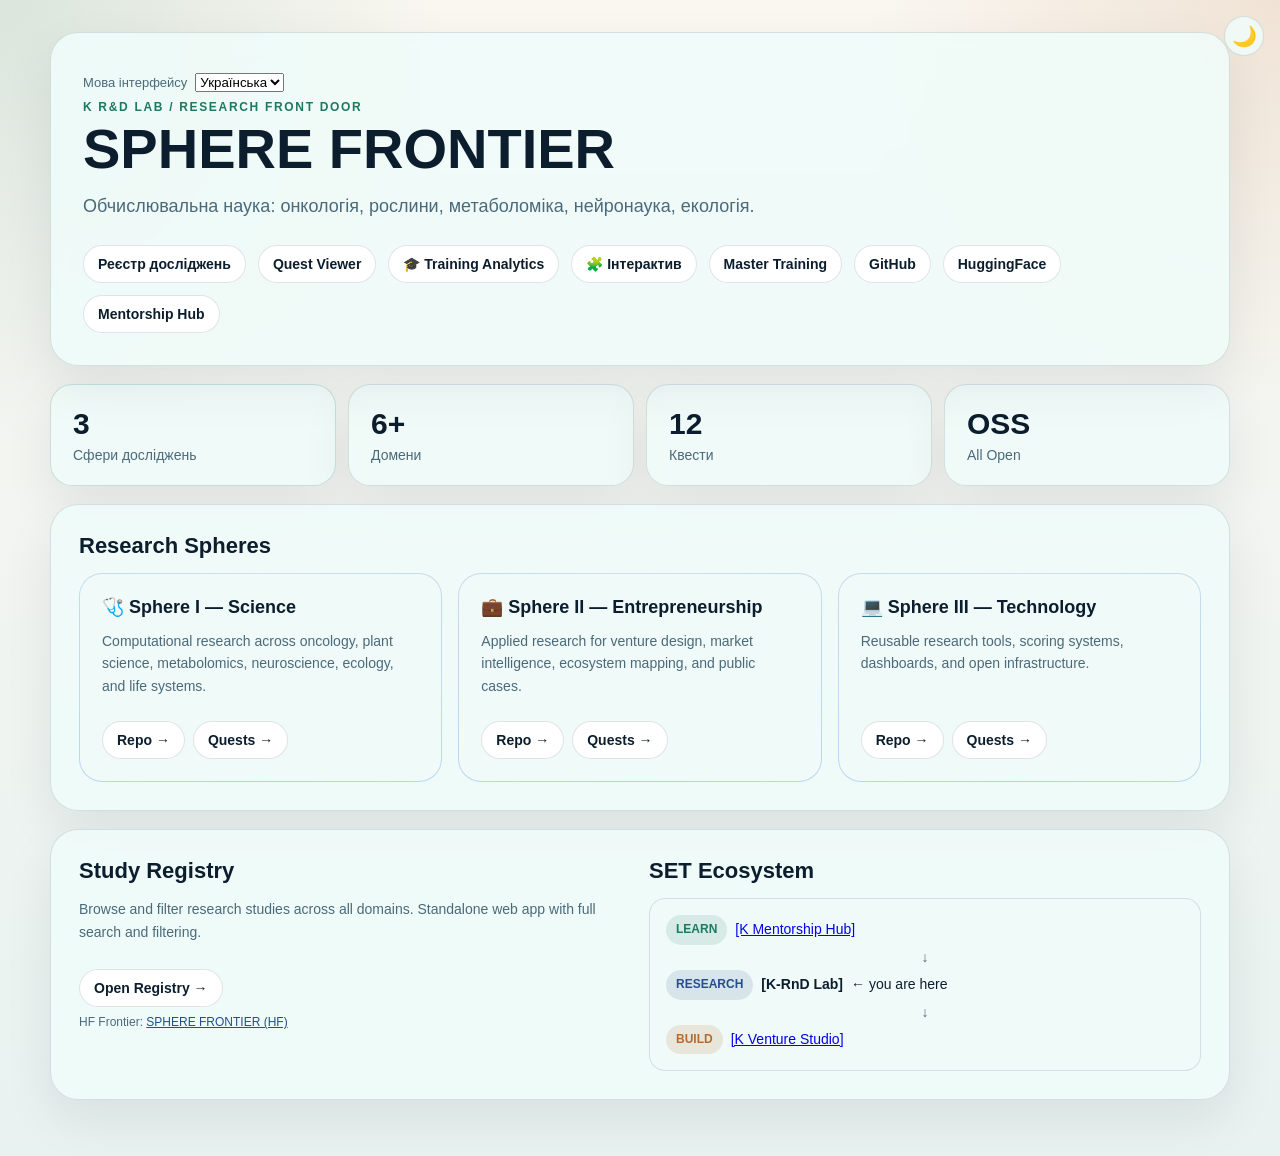
<file: index.html>
<!doctype html>
<html lang="en">
<head>
  <meta charset="utf-8">
  <meta name="viewport" content="width=device-width, initial-scale=1">
  <title>K R&D Lab — SPHERE FRONTIER</title>
  <link rel="stylesheet" href="./assets/css/rnd-lab.css">
</head>
<body>
  <button class="theme-toggle" id="themeToggle" aria-label="Toggle theme">🌙</button>
  <script>const t=localStorage.getItem("theme")||"light";document.documentElement.setAttribute("data-theme",t);document.getElementById("themeToggle").textContent=t==="dark"?"☀️":"🌙";</script>
  <main class="page">
    <section class="hero">
      <p class="eyebrow" data-i18n="rndEyebrow">K R&D Lab / research front door</p>
      <h1 data-i18n="rndTitle">SPHERE FRONTIER</h1>
      <p class="lede" data-i18n="rndLede">Computational science research across oncology, plant science, metabolomics, neuroscience, ecology, and life systems.</p>
      <div class="hero-links">
        <a href="./registry.html" data-i18n="rndRegistry">Study Registry</a>
        <a href="./quest.html" data-i18n="rndQuests">Quest Viewer</a>
        <a href="./training-analytics.html" data-i18n="rndTraining">🎓 Training Analytics</a>
        <a href="./interactive-prep.html" data-i18n="rndInteractive">🧩 Interactive prep</a>
        <a href="./trainer.html" data-i18n="rndTrainer">Master Training</a>
        <a href="https://github.com/K-RnD-Lab" target="_blank" rel="noreferrer">GitHub</a>
        <a href="https://huggingface.co/K-RnD-Lab" target="_blank" rel="noreferrer">HuggingFace</a>
        <a href="https://k-mentorship-hub.vercel.app" target="_blank" rel="noreferrer">Mentorship Hub</a>
      </div>
    </section>

    <section class="stats-row">
      <div class="stat-card science">
        <div class="stat-value">3</div>
        <div class="stat-label" data-i18n="statSpheres">Research Spheres</div>
      </div>
      <div class="stat-card">
        <div class="stat-value">6+</div>
        <div class="stat-label" data-i18n="statDomains">Research Domains</div>
      </div>
      <div class="stat-card">
        <div class="stat-value">12</div>
        <div class="stat-label" data-i18n="statQuests">Quests</div>
      </div>
      <div class="stat-card">
        <div class="stat-value">OSS</div>
        <div class="stat-label">All Open</div>
      </div>
    </section>

    <section class="panel-section">
      <h2>Research Spheres</h2>
      <div class="sphere-grid">
        <div class="glow-wrap"><article class="sphere-card sphere-s">
          <h3>🩺 Sphere I — Science</h3>
          <p>Computational research across oncology, plant science, metabolomics, neuroscience, ecology, and life systems.</p>
          <div class="card-links">
            <a href="https://github.com/K-RnD-Lab/SPHERE-I-SCIENCE" target="_blank" rel="noreferrer" class="link-pill">Repo →</a>
            <a href="./quest.html#S" class="link-pill">Quests →</a>
          </div>
        </article></div>
        <div class="glow-wrap"><article class="sphere-card sphere-e">
          <h3>💼 Sphere II — Entrepreneurship</h3>
          <p>Applied research for venture design, market intelligence, ecosystem mapping, and public cases.</p>
          <div class="card-links">
            <a href="https://github.com/K-RnD-Lab/SPHERE-II-ENTREPRENEURSHIP" target="_blank" rel="noreferrer" class="link-pill">Repo →</a>
            <a href="./quest.html#E" class="link-pill">Quests →</a>
          </div>
        </article></div>
        <div class="glow-wrap"><article class="sphere-card sphere-t">
          <h3>💻 Sphere III — Technology</h3>
          <p>Reusable research tools, scoring systems, dashboards, and open infrastructure.</p>
          <div class="card-links">
            <a href="https://github.com/K-RnD-Lab/SPHERE-III-TECHNOLOGY" target="_blank" rel="noreferrer" class="link-pill">Repo →</a>
            <a href="./quest.html#T" class="link-pill">Quests →</a>
          </div>
        </article></div>
      </div>
    </section>

    <section class="panel-section">
      <div style="display:grid;grid-template-columns:1fr 1fr;gap:18px">
        <div>
          <h2>Study Registry</h2>
          <p style="color:var(--muted);font-size:14px;line-height:1.6">Browse and filter research studies across all domains. Standalone web app with full search and filtering.</p>
          <a href="./registry.html" class="link-pill" style="margin-top:12px;display:inline-block">Open Registry →</a>
          <p style="color:var(--muted);font-size:12px;margin-top:8px">HF Frontier: <a href="https://huggingface.co/spaces/K-RnD-Lab/SPHERE-FRONTIER" target="_blank" rel="noreferrer" style="color:var(--technology)">SPHERE FRONTIER (HF)</a></p>
        </div>
        <div>
          <h2>SET Ecosystem</h2>
          <div style="background:var(--card-bg);border:1px solid var(--line);border-radius:16px;padding:16px;font-size:14px;line-height:1.8">
            <div style="display:flex;align-items:center;gap:8px"><span class="chip chip-s">LEARN</span> <a href="https://k-mentorship-hub-frontier.vercel.app" target="_blank" rel="noreferrer">[K Mentorship Hub]</a></div>
            <div style="text-align:center;color:var(--muted)">↓</div>
            <div style="display:flex;align-items:center;gap:8px"><span class="chip chip-t">RESEARCH</span> <strong>[K-RnD Lab]</strong> ← you are here</div>
            <div style="text-align:center;color:var(--muted)">↓</div>
            <div style="display:flex;align-items:center;gap:8px"><span class="chip chip-e">BUILD</span> <a href="https://k-venture-studio.vercel.app" target="_blank" rel="noreferrer">[K Venture Studio]</a></div>
          </div>
        </div>
      </div>
    </section>
  </main>
  <script src="./assets/js/site-i18n.js"></script>
  <script src="./assets/js/site-boot.js"></script>
  <script>document.getElementById("themeToggle").addEventListener("click",function(){const c=this.textContent==="🌙"?"dark":"light";document.documentElement.setAttribute("data-theme",c);localStorage.setItem("theme",c);this.textContent=c==="dark"?"☀️":"🌙";});</script>
</body>
</html>
<!-- v2 -->
</file>
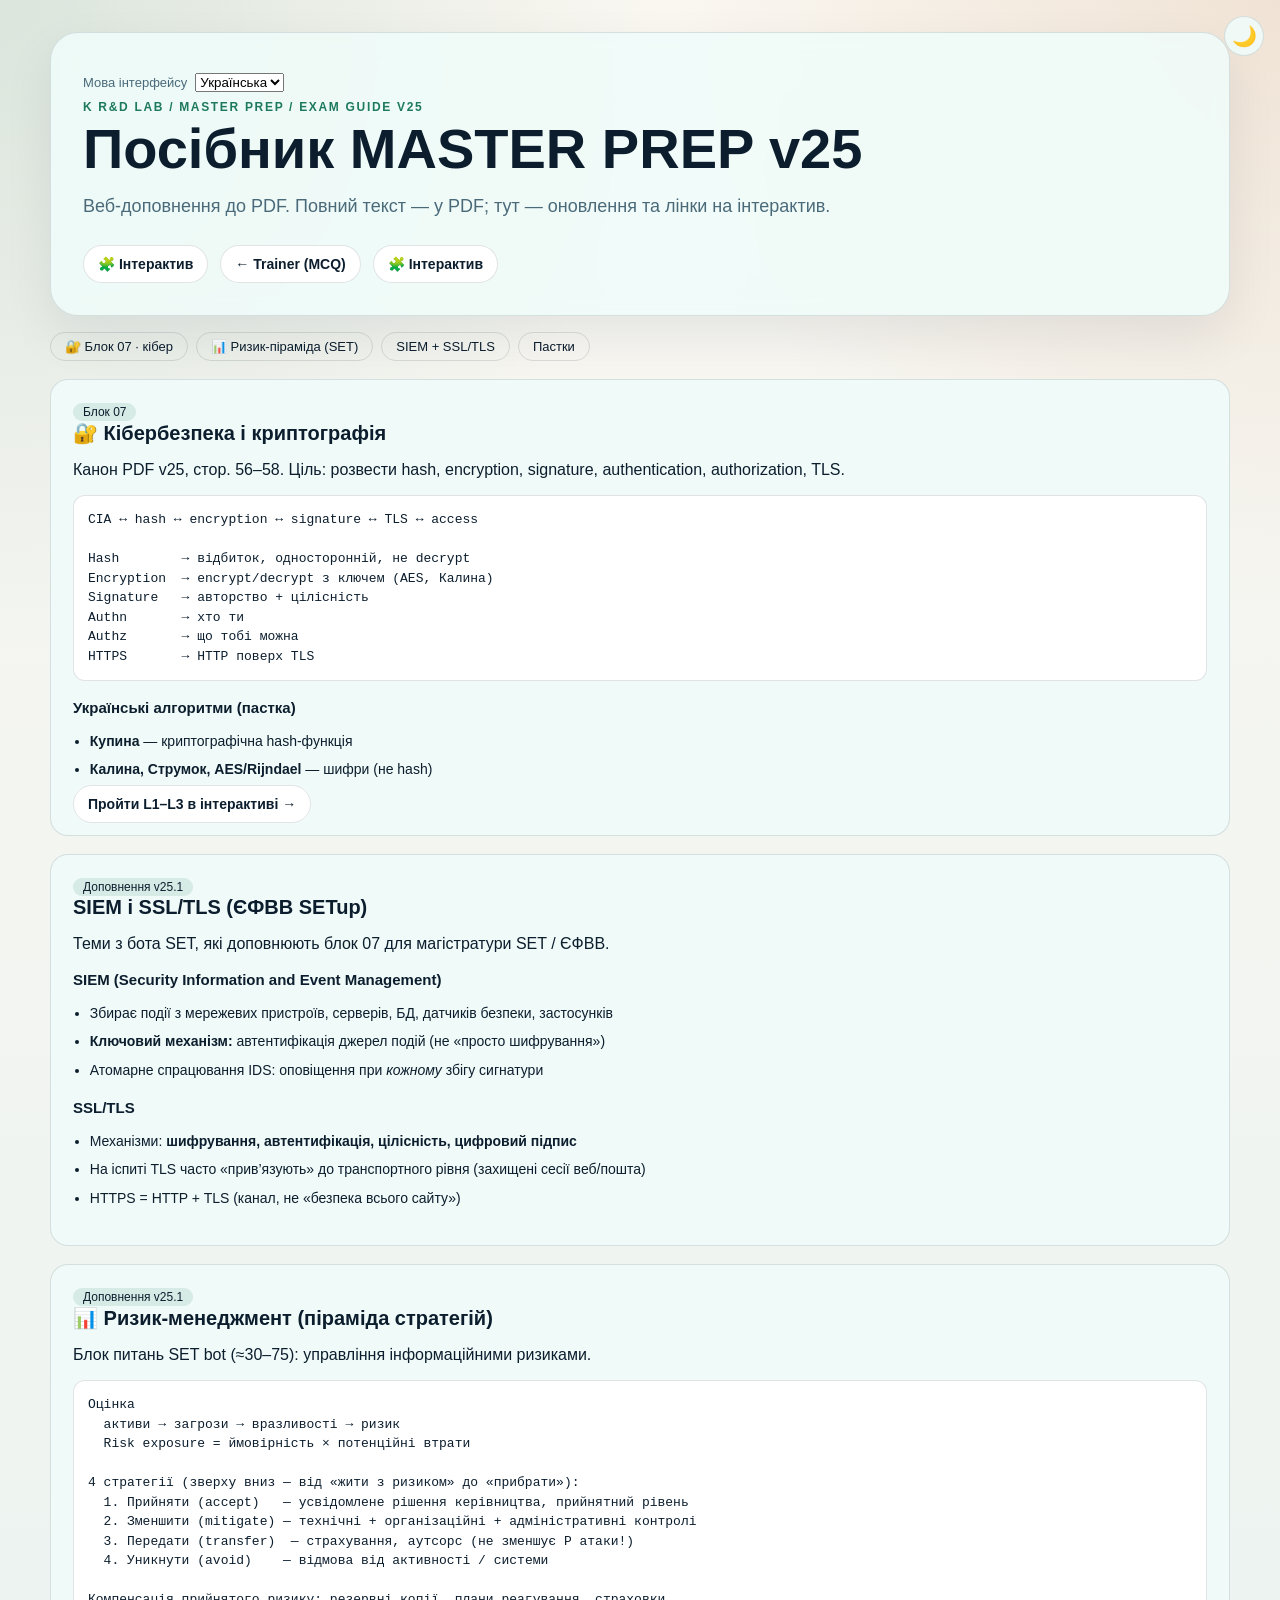
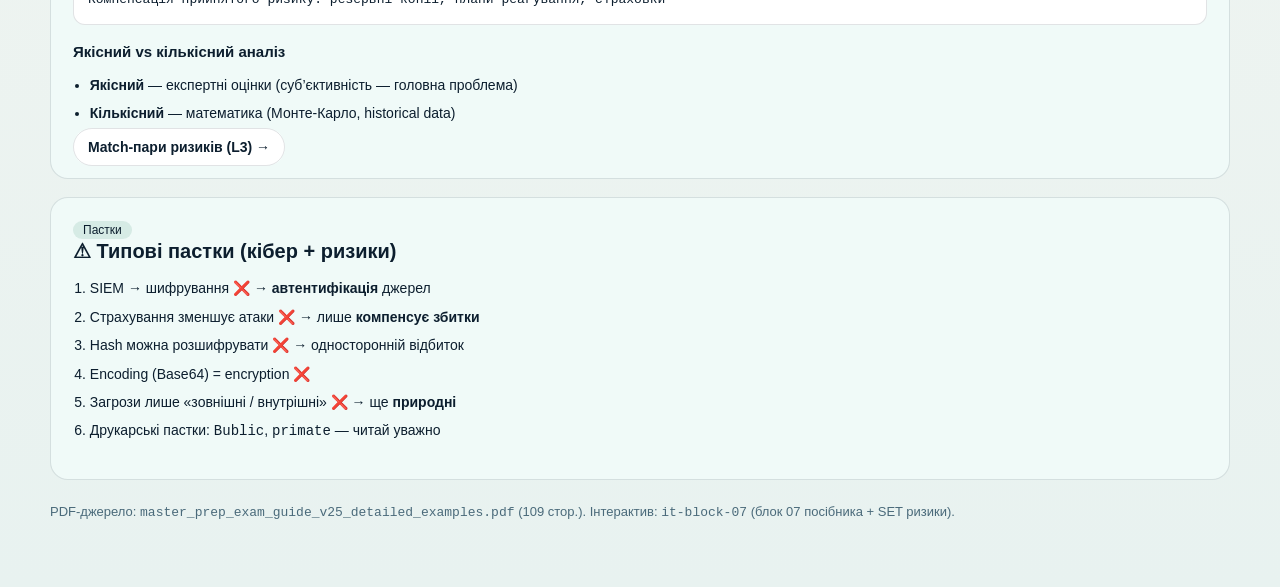
<file: exam-guide.html>
<!doctype html>
<html lang="uk">
<head>
  <meta charset="utf-8">
  <meta name="viewport" content="width=device-width, initial-scale=1">
  <title>Master Prep Exam Guide v25 — K R&D Lab</title>
  <link rel="stylesheet" href="./assets/css/rnd-lab.css">
  <style>
    .eg-nav{display:flex;flex-wrap:wrap;gap:8px;margin:16px 0}
    .eg-nav a{font-size:13px;padding:6px 14px;border:1px solid var(--line);border-radius:999px;text-decoration:none;color:var(--ink)}
    .eg-nav a:hover{border-color:var(--accent);color:var(--accent)}
    .eg-block{background:var(--card-bg);border:1px solid var(--line);border-radius:18px;padding:22px;margin:18px 0}
    .eg-block h2{margin:0 0 8px;font-size:20px}
    .eg-block h3{margin:18px 0 8px;font-size:15px}
    .eg-block pre{background:var(--input-bg);border:1px solid var(--line);border-radius:12px;padding:14px;font-size:13px;line-height:1.5;overflow:auto;white-space:pre-wrap}
    .eg-block ul,.eg-block ol{font-size:14px;line-height:1.6;padding-left:1.2em}
    .eg-block li{margin:6px 0}
    .eg-tag{display:inline-block;font-size:12px;padding:2px 10px;border-radius:999px;background:color-mix(in srgb,var(--accent) 12%,transparent);margin-right:6px}
    .eg-cta{margin-top:14px}
  </style>
</head>
<body>
  <button class="theme-toggle" id="themeToggle" aria-label="Toggle theme">🌙</button>
  <script>const th=localStorage.getItem("theme")||"light";document.documentElement.setAttribute("data-theme",th);document.getElementById("themeToggle").textContent=th==="dark"?"☀️":"🌙";</script>
  <main class="page">
    <section class="hero">
      <p class="eyebrow">K R&D Lab / Master Prep / Exam Guide v25</p>
      <h1 data-i18n="guideTitle">Посібник MASTER PREP v25</h1>
      <p class="lede" data-i18n="guideLede">Веб-доповнення до PDF. Повний текст — у PDF; тут — оновлення та лінки на інтерактив.</p>
      <div class="hero-links">
        <a href="./interactive-prep.html#/ua/it-block-07/L1" class="link-pill" data-i18n="interactiveLink">🧩 Інтерактив · кібер + ризики</a>
        <a href="./trainer.html" class="link-pill" data-i18n="trainerLink">Trainer (MCQ)</a>
        <a href="./interactive-prep.html" class="link-pill" data-i18n="interactiveLink">Усі теми інтерактиву</a>
      </div>
    </section>

    <nav class="eg-nav" aria-label="Блоки IT">
      <a href="#block-07">🔐 Блок 07 · кібер</a>
      <a href="#risk-pyramid">📊 Ризик-піраміда (SET)</a>
      <a href="#siem-tls">SIEM + SSL/TLS</a>
      <a href="#traps">Пастки</a>
    </nav>

    <article class="eg-block" id="block-07">
      <span class="eg-tag">Блок 07</span>
      <h2>🔐 Кібербезпека і криптографія</h2>
      <p>Канон PDF v25, стор. 56–58. Ціль: розвести hash, encryption, signature, authentication, authorization, TLS.</p>
      <pre>CIA ↔ hash ↔ encryption ↔ signature ↔ TLS ↔ access

Hash        → відбиток, односторонній, не decrypt
Encryption  → encrypt/decrypt з ключем (AES, Калина)
Signature   → авторство + цілісність
Authn       → хто ти
Authz       → що тобі можна
HTTPS       → HTTP поверх TLS</pre>
      <h3>Українські алгоритми (пастка)</h3>
      <ul>
        <li><strong>Купина</strong> — криптографічна hash-функція</li>
        <li><strong>Калина, Струмок, AES/Rijndael</strong> — шифри (не hash)</li>
      </ul>
      <div class="eg-cta">
        <a href="./interactive-prep.html#/ua/it-block-07/L1" class="link-pill">Пройти L1–L3 в інтерактиві →</a>
      </div>
    </article>

    <article class="eg-block" id="siem-tls">
      <span class="eg-tag">Доповнення v25.1</span>
      <h2>SIEM і SSL/TLS (ЄФВВ SETup)</h2>
      <p>Теми з бота SET, які доповнюють блок 07 для магістратури SET / ЄФВВ.</p>
      <h3>SIEM (Security Information and Event Management)</h3>
      <ul>
        <li>Збирає події з мережевих пристроїв, серверів, БД, датчиків безпеки, застосунків</li>
        <li><strong>Ключовий механізм:</strong> автентифікація джерел подій (не «просто шифрування»)</li>
        <li>Атомарне спрацювання IDS: оповіщення при <em>кожному</em> збігу сигнатури</li>
      </ul>
      <h3>SSL/TLS</h3>
      <ul>
        <li>Механізми: <strong>шифрування, автентифікація, цілісність, цифровий підпис</strong></li>
        <li>На іспиті TLS часто «прив’язують» до транспортного рівня (захищені сесії веб/пошта)</li>
        <li>HTTPS = HTTP + TLS (канал, не «безпека всього сайту»)</li>
      </ul>
    </article>

    <article class="eg-block" id="risk-pyramid">
      <span class="eg-tag">Доповнення v25.1</span>
      <h2>📊 Ризик-менеджмент (піраміда стратегій)</h2>
      <p>Блок питань SET bot (≈30–75): управління інформаційними ризиками.</p>
      <pre>Оцінка
  активи → загрози → вразливості → ризик
  Risk exposure = ймовірність × потенційні втрати

4 стратегії (зверху вниз — від «жити з ризиком» до «прибрати»):
  1. Прийняти (accept)   — усвідомлене рішення керівництва, прийнятний рівень
  2. Зменшити (mitigate) — технічні + організаційні + адміністративні контролі
  3. Передати (transfer)  — страхування, аутсорс (не зменшує P атаки!)
  4. Уникнути (avoid)    — відмова від активності / системи

Компенсація прийнятого ризику: резервні копії, плани реагування, страховки</pre>
      <h3>Якісний vs кількісний аналіз</h3>
      <ul>
        <li><strong>Якісний</strong> — експертні оцінки (суб’єктивність — головна проблема)</li>
        <li><strong>Кількісний</strong> — математика (Монте-Карло, historical data)</li>
      </ul>
      <div class="eg-cta">
        <a href="./interactive-prep.html#/ua/it-block-07/L3" class="link-pill">Match-пари ризиків (L3) →</a>
      </div>
    </article>

    <article class="eg-block" id="traps">
      <span class="eg-tag">Пастки</span>
      <h2>⚠ Типові пастки (кібер + ризики)</h2>
      <ol>
        <li>SIEM → шифрування ❌ → <strong>автентифікація</strong> джерел</li>
        <li>Страхування зменшує атаки ❌ → лише <strong>компенсує збитки</strong></li>
        <li>Hash можна розшифрувати ❌ → односторонній відбиток</li>
        <li>Encoding (Base64) = encryption ❌</li>
        <li>Загрози лише «зовнішні / внутрішні» ❌ → ще <strong>природні</strong></li>
        <li>Друкарські пастки: <code>Bublic</code>, <code>primate</code> — читай уважно</li>
      </ol>
    </article>

    <p style="font-size:13px;color:var(--muted);margin-top:24px">
      PDF-джерело: <code>master_prep_exam_guide_v25_detailed_examples.pdf</code> (109 стор.).
      Інтерактив: <code>it-block-07</code> (блок 07 посібника + SET ризики).
    </p>
  </main>
  <script src="./assets/js/site-i18n.js"></script>
  <script src="./assets/js/site-boot.js"></script>
  <script>
    document.getElementById("themeToggle").addEventListener("click", () => {
      const next = document.documentElement.getAttribute("data-theme") === "dark" ? "light" : "dark";
      document.documentElement.setAttribute("data-theme", next);
      localStorage.setItem("theme", next);
      document.getElementById("themeToggle").textContent = next === "dark" ? "☀️" : "🌙";
    });
  </script>
</body>
</html>
</file>
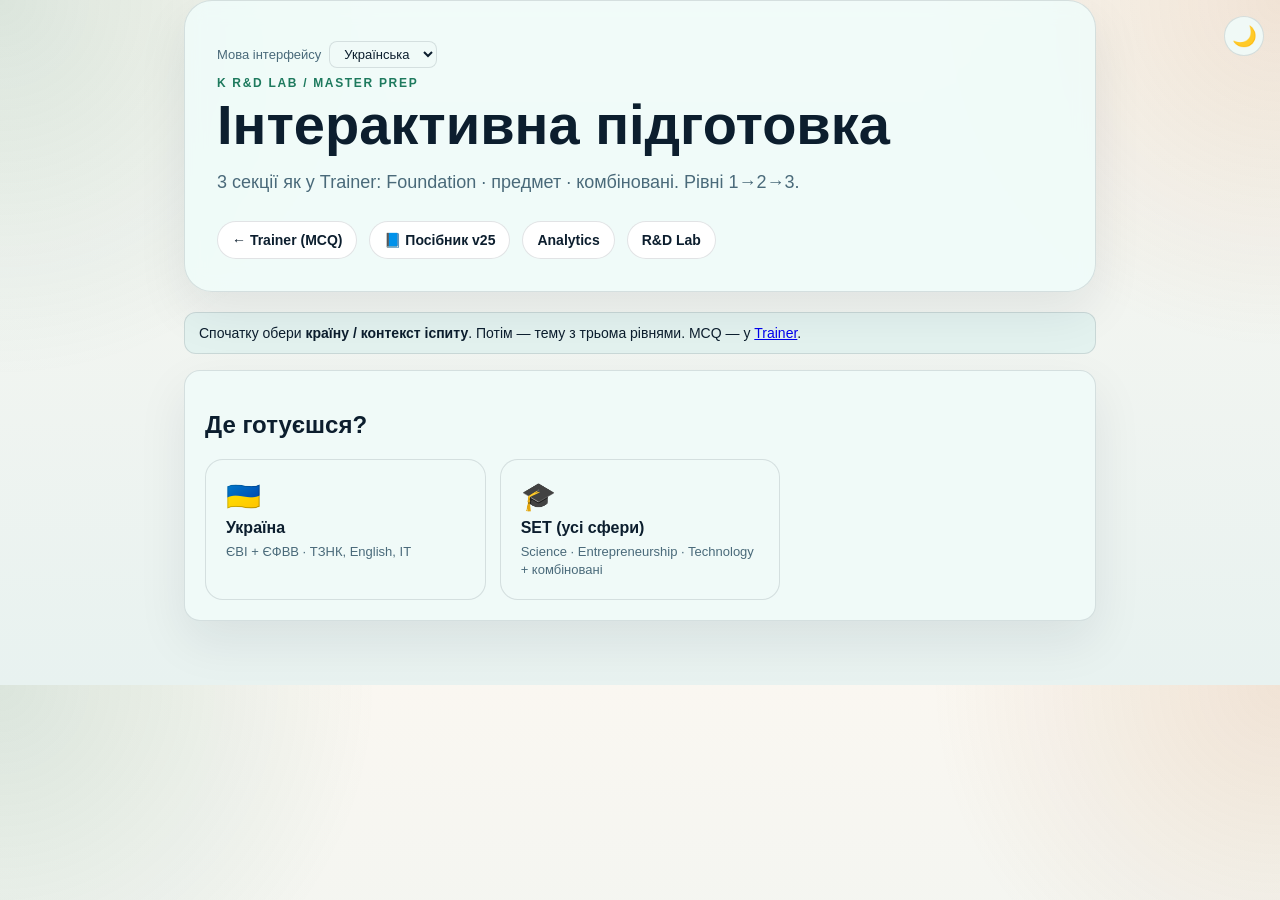
<file: interactive-prep.html>
<!doctype html>
<html lang="uk">
<head>
  <meta charset="utf-8">
  <meta name="viewport" content="width=device-width, initial-scale=1">
  <title>Інтерактивна підготовка — K R&D Lab</title>
  <link rel="stylesheet" href="./assets/css/rnd-lab.css">
  <link rel="stylesheet" href="./assets/css/interactive-prep.css">
</head>
<body>
  <button class="theme-toggle" id="themeToggle" aria-label="Toggle theme">🌙</button>
  <script>const th=localStorage.getItem("theme")||"light";document.documentElement.setAttribute("data-theme",th);document.getElementById("themeToggle").textContent=th==="dark"?"☀️":"🌙";</script>
  <main class="page pl-layout">
    <section class="hero" style="margin-bottom:20px">
      <p class="eyebrow">K R&D Lab / Master Prep</p>
      <h1 data-i18n="prepTitle">Інтерактивна підготовка</h1>
      <p class="lede" data-i18n="prepLede">3 секції як у Trainer: Foundation · предмет · комбіновані. Рівні 1→2→3.</p>
      <div class="hero-links">
        <a href="./trainer.html" class="link-pill" data-i18n="trainerLink">← Trainer (MCQ)</a>
        <a href="./exam-guide.html" class="link-pill" data-i18n="guideLink">📘 Посібник v25</a>
        <a href="./training-analytics.html" class="link-pill" data-i18n="analyticsLink">Analytics</a>
        <a href="./index.html" class="link-pill" data-i18n="labLink">R&D Lab</a>
      </div>
    </section>
    <div id="il-app"><p class="pl-card">Завантаження…</p></div>
  </main>
  <script src="./assets/js/site-i18n.js"></script>
  <script src="./assets/js/prep/prep_locale.js"></script>
  <script src="./assets/js/prep/prep_levels_engine.js"></script>
  <script src="./assets/js/prep/interactive_lab.js"></script>
  <script src="./assets/js/site-boot.js"></script>
  <script>
    document.getElementById("themeToggle").addEventListener("click", () => {
      const next = document.documentElement.getAttribute("data-theme") === "dark" ? "light" : "dark";
      document.documentElement.setAttribute("data-theme", next);
      localStorage.setItem("theme", next);
      document.getElementById("themeToggle").textContent = next === "dark" ? "☀️" : "🌙";
    });
  </script>
</body>
</html>
</file>
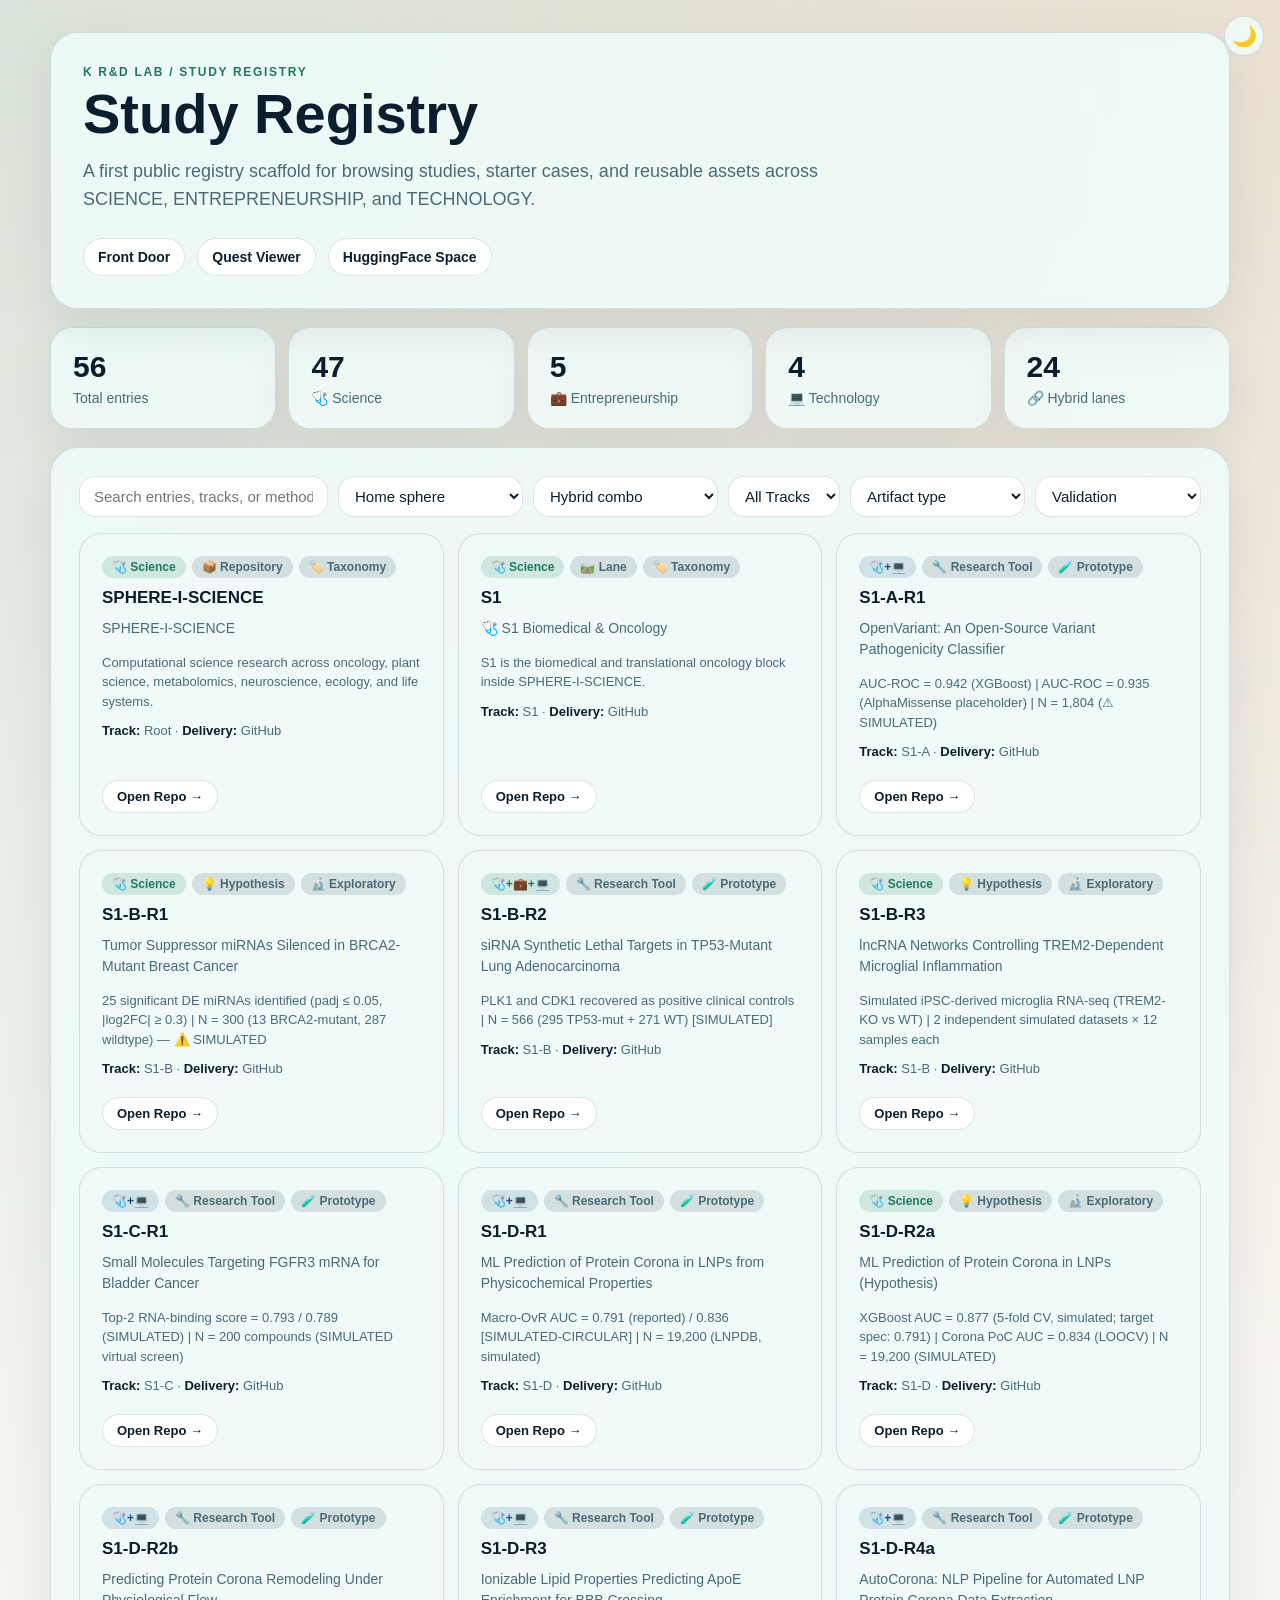
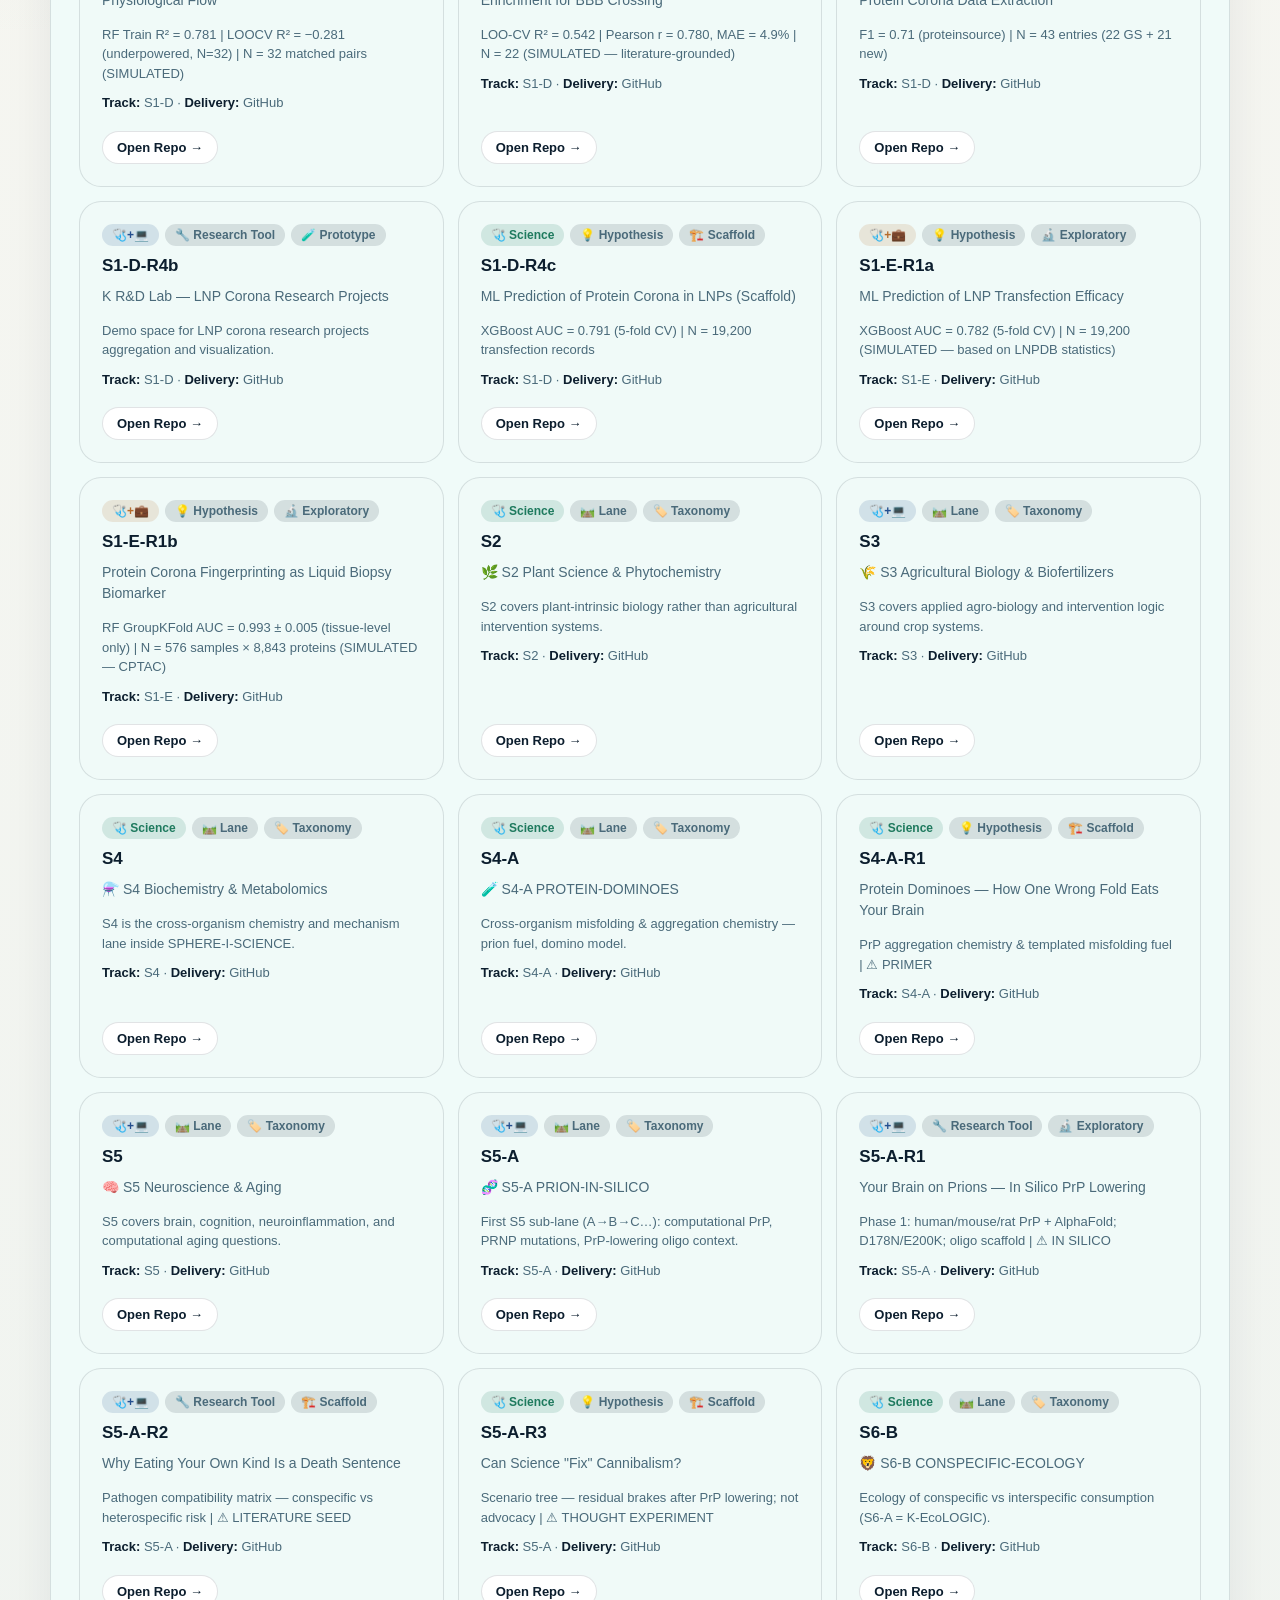
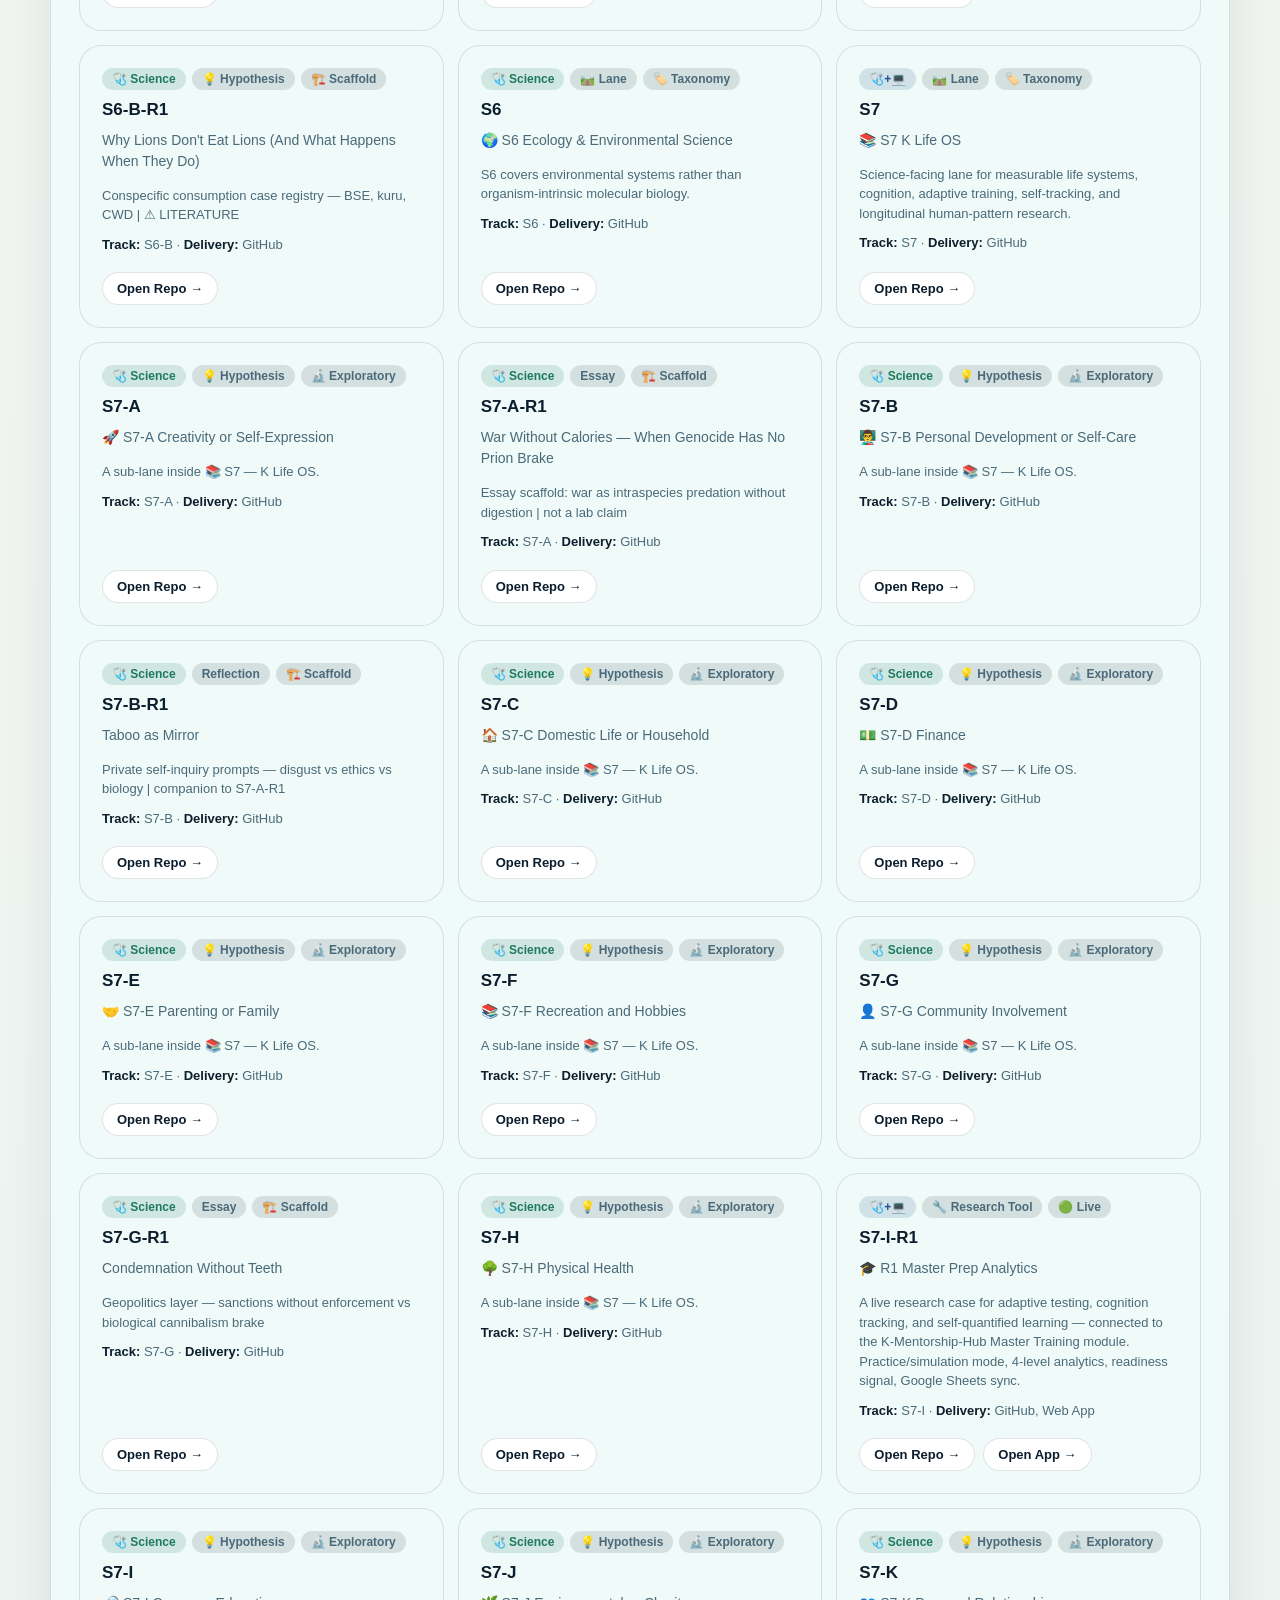
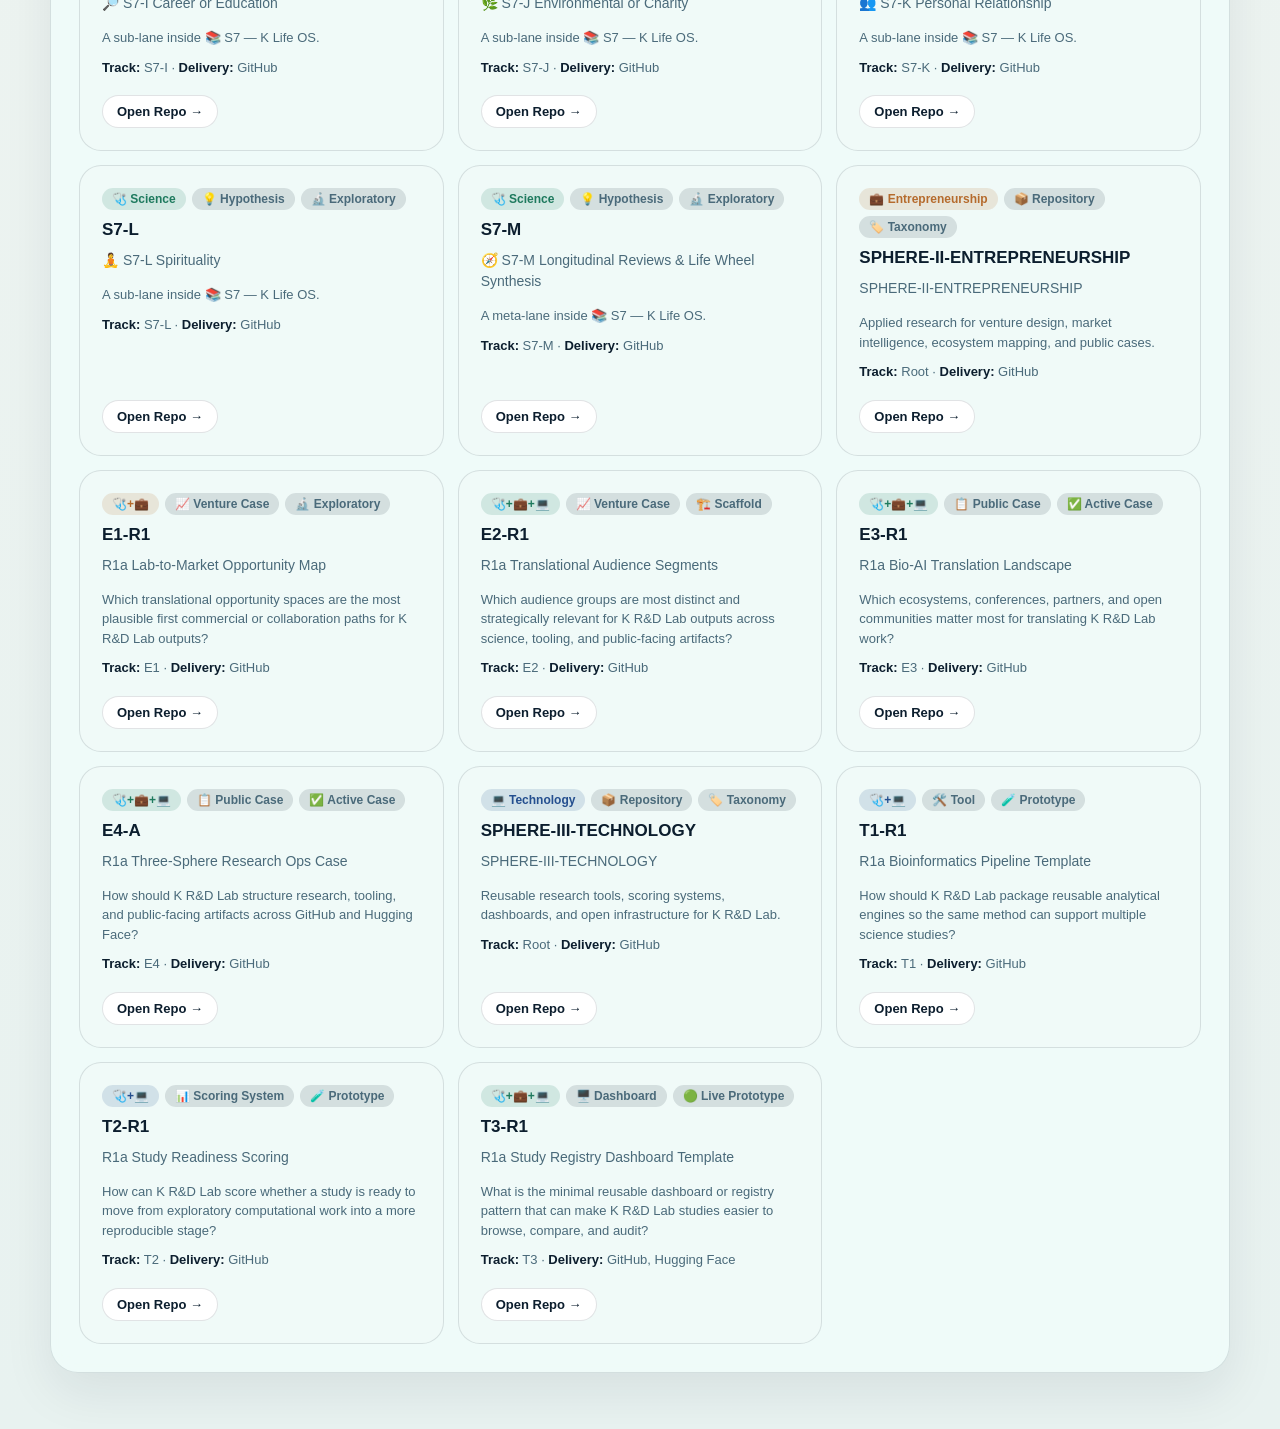
<file: registry.html>
<!doctype html>
<html lang="en">
<head>
  <meta charset="utf-8">
  <meta name="viewport" content="width=device-width, initial-scale=1">
  <title>K R&D Lab — Study Registry</title>
  <link rel="stylesheet" href="./assets/css/rnd-lab.css">
</head>
<body>
  <button class="theme-toggle" id="themeToggle" aria-label="Toggle theme">🌙</button>
  <script>const t=localStorage.getItem("theme")||"light";document.documentElement.setAttribute("data-theme",t);document.getElementById("themeToggle").textContent=t==="dark"?"☀️":"🌙";</script>
  <main class="page">
    <section class="hero">
      <p class="eyebrow">K R&D Lab / study registry</p>
      <h1>Study Registry</h1>
      <p class="lede">A first public registry scaffold for browsing studies, starter cases, and reusable assets across SCIENCE, ENTREPRENEURSHIP, and TECHNOLOGY.</p>
      <div class="hero-links">
        <a href="./index.html">Front Door</a>
        <a href="./quest.html">Quest Viewer</a>
        <a href="https://huggingface.co/spaces/K-RnD-Lab/Study-Registry_04-2026" target="_blank" rel="noreferrer">HuggingFace Space</a>
      </div>
    </section>

    <section class="stats-row" id="statsRow"></section>

    <section class="panel-section">
      <div style="display:flex;gap:10px;flex-wrap:wrap;margin-bottom:16px">
        <input type="text" id="searchInput" placeholder="Search entries, tracks, or methods..." style="flex:1;min-width:200px;border:1px solid var(--line);border-radius:16px;padding:10px 14px;font-size:15px;background:var(--input-bg);color:var(--ink)">
        <select id="sphereFilter" style="border:1px solid var(--line);border-radius:16px;padding:10px 12px;font-size:15px;background:var(--input-bg);color:var(--ink)">
          <option value="all">Home sphere</option>
          <option value="S">&#x1FA7A; Science</option>
          <option value="E">&#x1F680; Entrepreneurship</option>
          <option value="T">&#x1F4BB; Technology</option>
        </select>
        <select id="comboFilter" style="border:1px solid var(--line);border-radius:16px;padding:10px 12px;font-size:15px;background:var(--input-bg);color:var(--ink)">
          <option value="all">Hybrid combo</option>
        </select>
        <select id="trackFilter" style="border:1px solid var(--line);border-radius:16px;padding:10px 12px;font-size:15px;background:var(--input-bg);color:var(--ink)">
          <option value="all">All Tracks</option>
        </select>
        <select id="artifactFilter" style="border:1px solid var(--line);border-radius:16px;padding:10px 12px;font-size:15px;background:var(--input-bg);color:var(--ink)">
          <option value="all">Artifact type</option>
        </select>
        <select id="validationFilter" style="border:1px solid var(--line);border-radius:16px;padding:10px 12px;font-size:15px;background:var(--input-bg);color:var(--ink)">
          <option value="all">Validation</option>
        </select>
      </div>
      <div id="studyGrid" class="study-grid"></div>
    </section>
  </main>
  <script src="./assets/js/registry.js"></script>
  <script>document.getElementById("themeToggle").addEventListener("click",function(){const c=this.textContent==="🌙"?"dark":"light";document.documentElement.setAttribute("data-theme",c);localStorage.setItem("theme",c);this.textContent=c==="dark"?"☀️":"🌙";});</script>
</body>
</html>
</file>
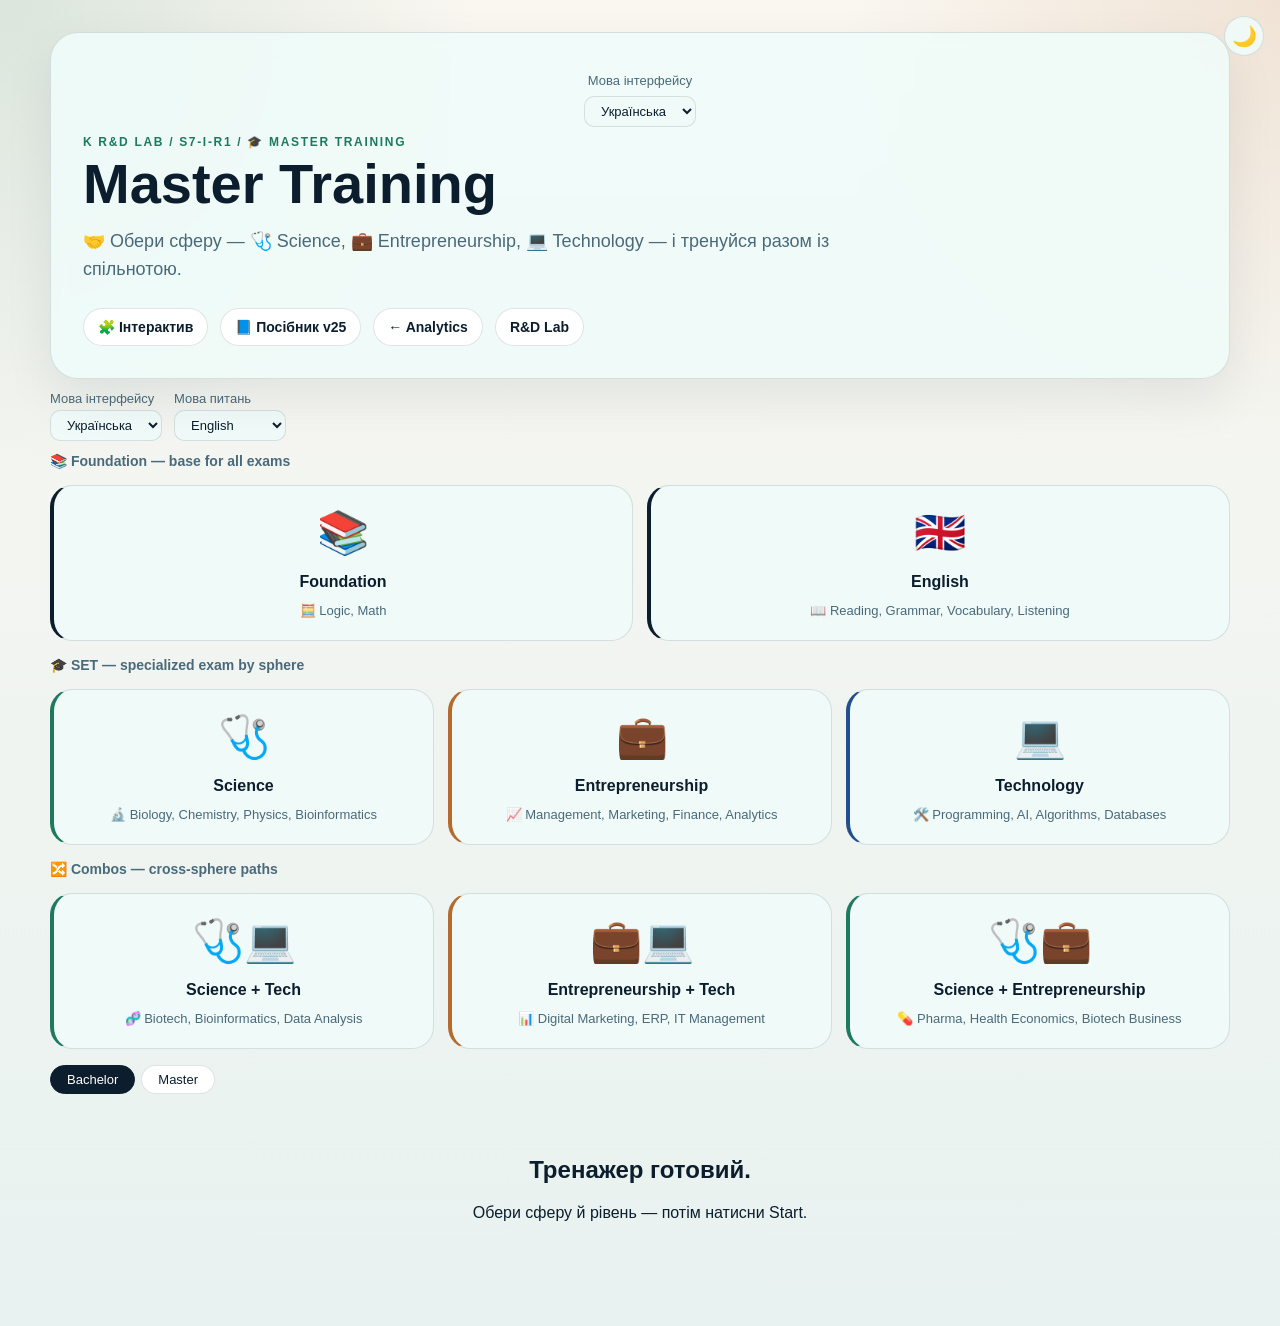
<file: trainer.html>
<!doctype html>
<html lang="uk">
<head>
  <meta charset="utf-8">
  <meta name="viewport" content="width=device-width, initial-scale=1">
  <title>Master Training — K R&D Lab</title>
  <link rel="stylesheet" href="./assets/css/rnd-lab.css">
  <style>
    .sphere-cards{display:grid;grid-template-columns:repeat(auto-fit,minmax(200px,1fr));gap:14px;margin:16px 0}
    .sphere-card{background:var(--card-bg);border:1px solid var(--line);border-radius:22px;padding:22px;cursor:pointer;transition:all .15s;text-align:center}
    .sphere-card:hover{border-color:var(--accent);transform:translateY(-2px)}
    .sphere-card.active{border-color:var(--accent);box-shadow:0 0 0 3px color-mix(in srgb,var(--accent) 20%,transparent)}
    .sphere-card .icon{font-size:42px;margin-bottom:8px}
    .sphere-card h3{margin:0 0 4px;font-size:16px}
    .sphere-card .sub{font-size:13px;color:var(--muted)}
    .s-card{border-left:4px solid var(--science)}.e-card{border-left:4px solid var(--entrepreneurship)}.t-card{border-left:4px solid var(--technology)}
    .level-tabs,.mode-tabs,.analytics-tabs{display:flex;gap:6px;flex-wrap:wrap;margin:10px 0}
    .level-tabs button,.mode-tabs button,.analytics-tabs button{border:1px solid var(--line);border-radius:999px;padding:6px 16px;font-size:13px;cursor:pointer;background:var(--input-bg);color:var(--ink);transition:all .15s}
    .level-tabs button:hover,.mode-tabs button:hover,.analytics-tabs button:hover{background:var(--ink);color:#fff}
    .level-tabs button.active,.mode-tabs button.active,.analytics-tabs button.active{background:var(--ink);color:#fff;border-color:var(--ink)}
    [data-theme="dark"] .level-tabs button:hover,[data-theme="dark"] .mode-tabs button:hover,[data-theme="dark"] .analytics-tabs button:hover{background:#001428;color:#fff;border-color:rgba(110,168,240,.5)}
    [data-theme="dark"] .level-tabs button.active,[data-theme="dark"] .mode-tabs button.active,[data-theme="dark"] .analytics-tabs button.active{background:#001428;color:#fff;border-color:rgba(110,168,240,.5)}
    .q-card{background:var(--card-bg);border:1px solid var(--line);border-radius:18px;padding:22px}
    .q-card h3{margin:0 0 16px;font-size:17px;line-height:1.5}
    .q-options{display:flex;flex-direction:column;gap:8px}
    .q-opt{padding:12px 16px;border:1px solid var(--line);border-radius:12px;cursor:pointer;font-size:14px;transition:all .12s}
    .q-opt:hover{border-color:var(--accent)}
    .q-opt.selected{border-color:var(--accent);background:color-mix(in srgb,var(--accent) 8%,transparent)}
    .q-opt.correct{border-color:#22c55e;background:rgba(34,197,94,.08);cursor:default}
    .q-opt.wrong{border-color:#ef4444;background:rgba(239,68,68,.08);cursor:default}
    .q-opt.reveal{opacity:.5;cursor:default}
    .stat-pill{display:inline-flex;align-items:center;gap:4px;padding:4px 12px;border:1px solid var(--line);border-radius:999px;font-size:13px;margin:2px}
    .stat-pill .val{font-weight:700}
    .readiness{font-weight:700;font-size:15px}
    .readiness.high{color:#22c55e}.readiness.medium{color:#eab308}.readiness.low{color:#ef4444}
    .acc-bar{height:8px;background:var(--line);border-radius:999px;overflow:hidden;margin-top:6px}
    .acc-bar .fill{height:100%;border-radius:999px;transition:width .3s}
    .link-pill{display:inline-block;padding:4px 14px;border:1px solid var(--line);border-radius:999px;font-size:13px;color:var(--ink);text-decoration:none;transition:all .12s}
    .link-pill:hover{border-color:var(--accent);color:var(--accent)}
    .trainer-grid{display:grid;grid-template-columns:1fr 320px;gap:18px}
    @media(max-width:768px){.trainer-grid{grid-template-columns:1fr}}
    .side-panel{display:flex;flex-direction:column;gap:14px}
    .side-panel section{background:var(--card-bg);border:1px solid var(--line);border-radius:16px;padding:16px}
    .side-panel h4{margin:0 0 8px;font-size:14px}
    .side-panel a{display:block;font-size:13px;margin:4px 0;color:var(--technology)}
    #sessionEnd{text-align:center;padding:40px 20px}
    #sessionEnd h2{font-size:28px;margin:0 0 8px}
    #finalScore{font-size:64px;font-weight:800}
    select{padding:6px 12px;border:1px solid var(--line);border-radius:10px;background:var(--card-bg);color:var(--ink);font-size:13px}
    label{font-size:13px;color:var(--muted);display:flex;flex-direction:column;gap:4px}
    label.dimmed{opacity:.45;pointer-events:none}
    label.dimmed select{cursor:not-allowed}
    #startScreen{text-align:center;padding:40px 20px}
    #startScreen h2{font-size:22px;margin:0 0 8px}
    #startScreen p{color:var(--muted);font-size:14px;margin:0 0 16px}
    .start-btn{display:inline-block;padding:12px 32px;border:2px solid var(--accent);border-radius:999px;font-size:16px;font-weight:700;cursor:pointer;background:var(--accent);color:#fff;transition:all .15s}
    .start-btn:hover{transform:scale(1.05);box-shadow:0 4px 12px rgba(0,0,0,.15)}
    #timerBar{display:flex;align-items:center;gap:8px;margin-bottom:12px;padding:8px 14px;border:1px solid var(--line);border-radius:12px;background:var(--card-bg);font-size:14px}
    #timerBar .timer-icon{font-size:18px}
    #timerBar .timer-value{font-weight:700;font-variant-numeric:tabular-nums}
    #timerBar .timer-label{color:var(--muted);font-size:12px}
  </style>
</head>
<body>
  <button class="theme-toggle" id="themeToggle" aria-label="Toggle theme">🌙</button>
  <script>const th=localStorage.getItem("theme")||"light";document.documentElement.setAttribute("data-theme",th);document.getElementById("themeToggle").textContent=th==="dark"?"☀️":"🌙";</script>
  <main class="page">
    <section class="hero">
      <p class="eyebrow" data-i18n="eyebrow">K R&D Lab / S7-I-R1 / 🎓 Master Training</p>
      <h1 data-i18n="title">Master Training</h1>
      <p class="lede" data-i18n="lede">🤝 You've got this. Pick your sphere — 🩺 Science, 💼 Entrepreneurship, 💻 Technology — and train alongside the community.</p>
      <div class="hero-links">
        <a href="./interactive-prep.html" class="link-pill">🧩 Інтерактив</a>
        <a href="./exam-guide.html" class="link-pill">📘 Посібник v25</a>
        <a href="./training-analytics.html" class="link-pill">← Analytics</a>
        <a href="./index.html" class="link-pill">R&D Lab</a>
      </div>
    </section>

    <div style="display:flex;gap:12px;flex-wrap:wrap;margin:12px 0">
      <label><span data-i18n="uiLang">Interface language</span>
        <select id="uiLang"><option value="ua">Українська</option><option value="en">English</option></select>
      </label>
      <label id="qLangWrap"><span data-i18n="qLang">Question language</span>
        <select id="qLang"><option value="ua">Українська</option><option value="en">English</option></select>
      </label>
    </div>

    <section id="sphereSection">
      <h3 style="font-size:14px;color:var(--muted);margin:0 0 8px">📚 Foundation — base for all exams</h3>
      <div class="sphere-cards">
        <div class="sphere-card" data-sphere="foundation" style="border-left:4px solid var(--ink)">
          <div class="icon">📚</div>
          <h3>Foundation</h3>
          <div class="sub" data-i18n="subF">🧮 Logic, Math</div>
        </div>
        <div class="sphere-card" data-sphere="english" style="border-left:4px solid var(--ink)">
          <div class="icon">🇬🇧</div>
          <h3>English</h3>
          <div class="sub" data-i18n="subEn">📖 Reading, Grammar, Vocabulary, Listening</div>
        </div>
      </div>
      <h3 style="font-size:14px;color:var(--muted);margin:16px 0 8px">🎓 SET — specialized exam by sphere</h3>
      <div class="sphere-cards">
        <div class="sphere-card s-card" data-sphere="S">
          <div class="icon">🩺</div>
          <h3>Science</h3>
          <div class="sub" data-i18n="subS">🔬 Biology, Chemistry, Physics, Bioinformatics</div>
        </div>
        <div class="sphere-card e-card" data-sphere="E">
          <div class="icon">💼</div>
          <h3>Entrepreneurship</h3>
          <div class="sub" data-i18n="subE">📈 Management, Marketing, Finance, Analytics</div>
        </div>
        <div class="sphere-card t-card" data-sphere="T">
          <div class="icon">💻</div>
          <h3>Technology</h3>
          <div class="sub" data-i18n="subT">🛠️ Programming, AI, Algorithms, Databases</div>
        </div>
      </div>
      <h3 style="font-size:14px;color:var(--muted);margin:16px 0 8px">🔀 Combos — cross-sphere paths</h3>
      <div class="sphere-cards">
        <div class="sphere-card s-card" data-sphere="ST">
          <div class="icon">🩺💻</div>
          <h3>Science + Tech</h3>
          <div class="sub" data-i18n="subST">🧬 Biotech, Bioinformatics, Data Analysis</div>
        </div>
        <div class="sphere-card e-card" data-sphere="ET">
          <div class="icon">💼💻</div>
          <h3>Entrepreneurship + Tech</h3>
          <div class="sub" data-i18n="subET">📊 Digital Marketing, ERP, IT Management</div>
        </div>
        <div class="sphere-card" data-sphere="SE" style="border-left:4px solid var(--science)">
          <div class="icon">🩺💼</div>
          <h3>Science + Entrepreneurship</h3>
          <div class="sub" data-i18n="subSE">💊 Pharma, Health Economics, Biotech Business</div>
        </div>
      </div>
      <div class="level-tabs" id="levelTabs">
        <button data-level="bachelor" class="active">Bachelor</button>
        <button data-level="master">Master</button>
      </div>
    </section>

    <section id="msgBox" style="text-align:center;padding:32px">
      <h2 data-i18n="msgTitle">Your trainer is right here.</h2>
      <p data-i18n="msgBody">Pick a sphere and level — let's start together. You've got this!</p>
    </section>

    <section id="startScreen" style="display:none">
      <div style="margin-bottom:16px"><button class="link-pill" id="backToSpheres">← Change sphere</button></div>
      <h2 id="startTitle">Ready to begin?</h2>
      <p id="startDesc" style="color:var(--muted);font-size:14px;margin-bottom:16px">Choose your subject and mode, then press Start.</p>
      <div style="display:flex;gap:12px;flex-wrap:wrap;align-items:center;justify-content:center;margin-bottom:16px">
        <select id="subjectFilter"></select>
        <div class="mode-tabs">
          <button data-mode="practice" class="active" data-i18n="practice">Practice</button>
          <button data-mode="simulation" data-i18n="simulation">Simulation</button>
        </div>
      </div>
      <p style="font-size:12px;color:var(--muted);margin-bottom:12px" id="modeHint">Practice: 10 questions at your pace. Simulation: all available questions with countdown timer.</p>
      <button class="start-btn" id="startBtn">Start Session</button>
    </section>

    <div id="trainerMain" class="trainer-grid" style="display:none">
      <div>
        <button class="link-pill" id="backToStart" style="margin-bottom:8px">← Back to setup</button>
        <div id="timerBar" style="display:none">
          <span class="timer-icon">⏱</span>
          <span class="timer-value" id="timerValue">00:00</span>
          <span class="timer-label" id="timerLabel">elapsed</span>
        </div>
        <div id="questionArea"></div>
        <div id="qNav" style="display:flex;gap:8px;margin-top:12px">
          <button id="prevBtn" class="link-pill">← <span data-i18n="back">Back</span></button>
          <span id="qCounter" style="font-size:13px;color:var(--muted);align-self:center"></span>
          <button id="nextBtn" class="link-pill"><span data-i18n="next">Next</span> →</button>
        </div>
        <div style="margin-top:12px" id="sessionStats"></div>
        <div style="margin-top:8px">
          <span data-i18n="readiness" style="font-size:13px;color:var(--muted)">Readiness signal</span>
          <span id="readinessValue" class="readiness low">New</span>
          <div class="acc-bar" style="margin-top:4px"><div id="readinessBar" class="fill" style="width:10%;background:#ef4444"></div></div>
        </div>
      </div>
      <div class="side-panel">
        <section>
          <h4 data-i18n="resources">Resources</h4>
          <div id="resourceLinks"></div>
        </section>
        <section>
          <h4>Analytics</h4>
          <div class="analytics-tabs">
            <button data-type="descriptive" class="active" data-i18n="desc">Descriptive</button>
            <button data-type="diagnostic" data-i18n="diag">Diagnostic</button>
            <button data-type="prescriptive" data-i18n="presc">Prescriptive</button>
            <button data-type="predictive" data-i18n="pred">Predictive</button>
          </div>
          <h5 id="chartTitle" style="margin:8px 0 4px;font-size:13px;color:var(--muted)"></h5>
          <canvas id="mainChart" style="width:100%;height:180px"></canvas>
          <h5 style="margin:12px 0 4px;font-size:13px;color:var(--muted)" data-i18n="sharedTitle">Shared progress</h5>
          <canvas id="sharedChart" style="width:100%;height:180px"></canvas>
        </section>
      </div>
    </div>

    <div id="sessionEnd" style="display:none">
      <h2 data-i18n="endTitle">Session complete!</h2>
      <p data-i18n="endGreat" style="font-size:18px;color:var(--accent)">You did great!</p>
      <div id="finalScore">0%</div>
      <div id="finalStats" style="margin:12px 0"></div>
      <p data-i18n="endMsg" style="color:var(--muted);font-size:14px">Every session is a step forward. Keep going!</p>
      <button onclick="location.reload()" class="link-pill" style="margin-top:12px" data-i18n="newSession">New Session</button>
      <a href="./training-analytics.html" class="link-pill" style="margin-top:8px">📊 View Analytics →</a>
    </div>
  </main>

  <script src="./assets/js/trainer/questions.js"></script>
  <script src="./assets/js/trainer/q1.js"></script><script src="./assets/js/trainer/q2.js"></script><script src="./assets/js/trainer/q3.js"></script>
  <script src="./assets/js/trainer/q4.js"></script><script src="./assets/js/trainer/q5.js"></script><script src="./assets/js/trainer/q6.js"></script>
  <script src="./assets/js/trainer/q7.js"></script><script src="./assets/js/trainer/q8.js"></script><script src="./assets/js/trainer/q9.js"></script>
  <script src="./assets/js/trainer/q10.js"></script><script src="./assets/js/trainer/q11.js"></script><script src="./assets/js/trainer/q12.js"></script><script src="./assets/js/trainer/q13.js"></script>
  <script src="./assets/js/trainer/q14.js"></script><script src="./assets/js/trainer/q15.js"></script><script src="./assets/js/trainer/q16.js"></script>
  <script src="./assets/js/trainer/q17.js"></script><script src="./assets/js/trainer/q18.js"></script><script src="./assets/js/trainer/q19.js"></script>
  <script src="./assets/js/trainer/q20.js"></script><script src="./assets/js/trainer/q21.js"></script><script src="./assets/js/trainer/q22.js"></script>
  <script src="./assets/js/trainer/q23.js"></script><script src="./assets/js/trainer/q24.js"></script><script src="./assets/js/trainer/q25.js"></script>
  <script src="./assets/js/trainer/q26.js"></script><script src="./assets/js/trainer/q27.js"></script>
  <script src="./assets/js/trainer/q28.js"></script><script src="./assets/js/trainer/q29.js"></script>
  <script src="./assets/js/trainer/q30.js"></script><script src="./assets/js/trainer/q31.js"></script>
  <script src="./assets/js/trainer/q32.js"></script><script src="./assets/js/trainer/q33.js"></script>
  <script src="./assets/js/site-i18n.js"></script>
  <script src="./assets/js/trainer/resources.js"></script>
  <script src="./assets/js/trainer/trainer.js"></script>
  <script src="./assets/js/site-boot.js"></script>
  <script>document.getElementById("themeToggle").addEventListener("click",function(){const c=this.textContent==="🌙"?"dark":"light";document.documentElement.setAttribute("data-theme",c);localStorage.setItem("theme",c);this.textContent=c==="dark"?"☀️":"🌙";});</script>
</body>
</html>
</file>
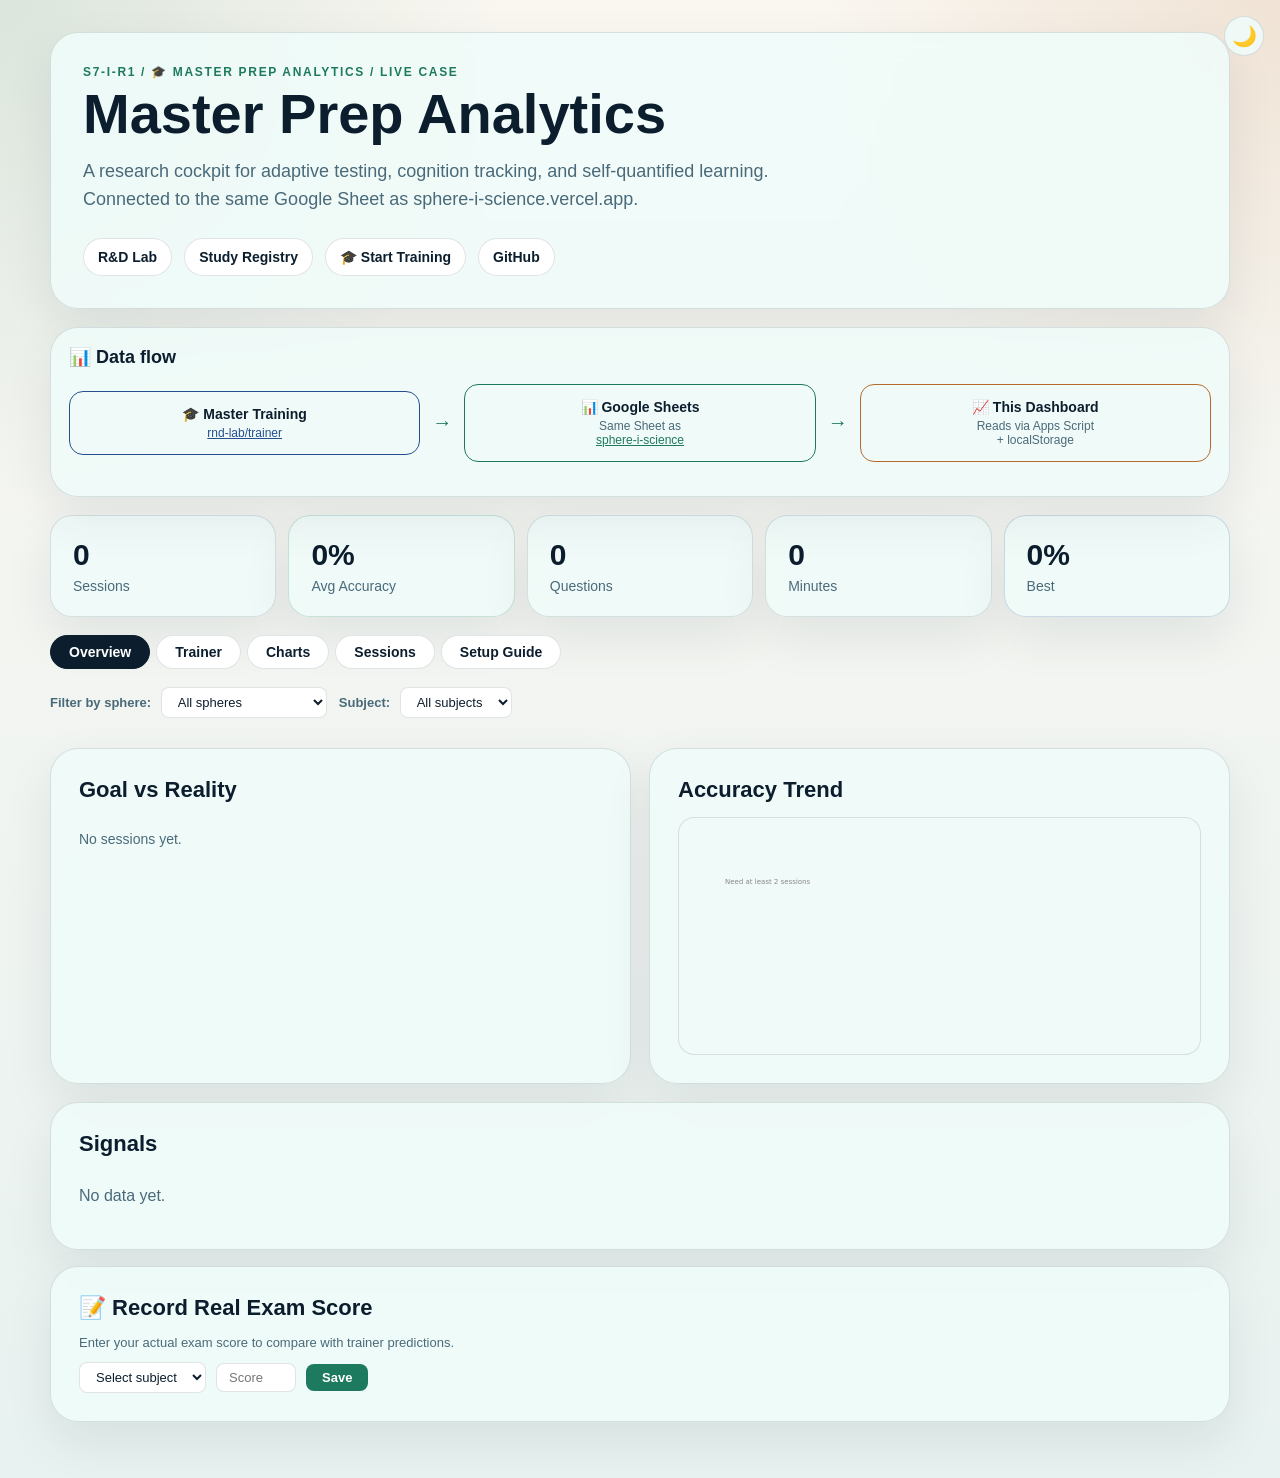
<file: training-analytics.html>
<!doctype html>
<html lang="en">
<head>
  <meta charset="utf-8">
  <meta name="viewport" content="width=device-width, initial-scale=1">
  <title>S7-I-R1 Master Prep Analytics — K R&D Lab</title>
  <link rel="stylesheet" href="./assets/css/rnd-lab.css">
  <style>
    .tabbar{display:flex;gap:6px;flex-wrap:wrap;margin:18px 0 0;padding:0;list-style:none}
    .tabbar button{border:1px solid var(--line);border-radius:999px;padding:8px 18px;font-size:14px;cursor:pointer;background:var(--input-bg);color:var(--ink);transition:all .15s;font-weight:600}
    .tabbar button:hover{background:var(--ink);color:#fff}
    .tabbar button.active{background:var(--ink);color:#fff;border-color:var(--ink)}
    [data-theme="dark"] .tabbar button:hover{background:#001428;color:#fff;border-color:rgba(110,168,240,.5)}
    [data-theme="dark"] .tabbar button.active{background:#001428;color:#fff;border-color:rgba(110,168,240,.5)}
    .tab-panel{display:none;margin-top:18px}
    .tab-panel.active{display:block}
    .two-col{display:grid;grid-template-columns:1fr 1fr;gap:18px}
    @media(max-width:768px){.two-col{grid-template-columns:1fr}}
    .chart-box{border:1px solid var(--line);border-radius:16px;padding:16px;background:var(--card-bg)}
    .chart-box h4{margin:0 0 12px;font-size:14px;color:var(--muted)}
    .chart-box canvas{width:100%!important;height:200px!important}
    .session-grid{display:grid;grid-template-columns:repeat(auto-fill,minmax(280px,1fr));gap:14px}
    .session-card{background:var(--card-bg);border:1px solid var(--line);border-radius:22px;padding:18px;display:flex;flex-direction:column;gap:8px}
    .session-topline{display:flex;gap:6px;flex-wrap:wrap;align-items:center}
    .session-card h3{margin:0;font-size:16px}
    .session-meta{font-size:13px;color:var(--muted);line-height:1.5}
    .session-meta strong{color:var(--ink)}
    .acc-bar{height:8px;background:var(--line);border-radius:999px;overflow:hidden;margin-top:4px}
    .acc-fill{height:100%;border-radius:999px;transition:width .3s}
    .setup-grid{display:grid;grid-template-columns:1fr 1fr;gap:14px;margin-top:14px}
    @media(max-width:768px){.setup-grid{grid-template-columns:1fr}}
    .setup-card{background:var(--card-bg);border:1px solid var(--line);border-radius:14px;padding:14px}
    .setup-card h4{margin:0 0 6px;font-size:14px}
    .setup-card p{margin:0;font-size:12px;color:var(--muted);line-height:1.5}
    .setup-card code{display:block;margin-top:6px;font-size:11px;background:rgba(19,33,28,.06);border:1px solid var(--line);border-radius:6px;padding:8px;overflow-x:auto;font-family:monospace;color:var(--ink)}
    .trainer-frame-wrap{border:1px solid var(--line);border-radius:16px;overflow:hidden;background:var(--card-bg);margin-top:12px}
    .trainer-frame{width:100%;height:700px;border:none}
    .stack-grid{display:grid;grid-template-columns:repeat(auto-fill,minmax(240px,1fr));gap:12px}
    .stack-card{background:var(--card-bg);border:1px solid var(--line);border-radius:14px;padding:14px;display:flex;flex-direction:column;gap:6px}
    .stack-card strong{font-size:14px;color:var(--ink)}
    .stack-card span{font-size:13px;color:var(--muted);line-height:1.5}
    .data-flow{display:grid;grid-template-columns:1fr auto 1fr auto 1fr;gap:12px;align-items:center;margin:16px 0}
    .flow-box{background:var(--card-bg);border:1px solid var(--line);border-radius:14px;padding:14px;text-align:center}
    .flow-box h4{margin:0 0 4px;font-size:14px}.flow-box p{margin:0;font-size:12px;color:var(--muted)}
    .flow-arrow{font-size:20px;color:var(--accent);text-align:center}
    @media(max-width:768px){.data-flow{grid-template-columns:1fr}.flow-arrow{display:none}}
    .goal-grid{display:grid;grid-template-columns:repeat(auto-fill,minmax(200px,1fr));gap:12px}
    .goal-card{background:var(--card-bg);border:1px solid var(--line);border-radius:14px;padding:16px;text-align:center}
    .goal-card .label{font-size:12px;color:var(--muted);margin-bottom:4px}
    .goal-card .value{font-size:28px;font-weight:800}
    .goal-card .sub{font-size:12px;color:var(--muted);margin-top:4px}
  </style>
</head>
<body>
  <button class="theme-toggle" id="themeToggle" aria-label="Toggle theme">🌙</button>
  <script>const th=localStorage.getItem("theme")||"light";document.documentElement.setAttribute("data-theme",th);document.getElementById("themeToggle").textContent=th==="dark"?"☀️":"🌙";</script>
  <main class="page">
    <section class="hero">
      <p class="eyebrow">S7-I-R1 / 🎓 Master Prep Analytics / Live Case</p>
      <h1>Master Prep Analytics</h1>
      <p class="lede">A research cockpit for adaptive testing, cognition tracking, and self-quantified learning. Connected to the same Google Sheet as sphere-i-science.vercel.app.</p>
      <div class="hero-links">
        <a href="./index.html">R&D Lab</a>
        <a href="./registry.html">Study Registry</a>
        <a href="./trainer.html" target="_blank" rel="noreferrer">🎓 Start Training</a>
        <a href="https://github.com/K-RnD-Lab/SPHERE-I-SCIENCE/tree/main/S7%20%E2%80%94%20%F0%9F%93%9A%20K%20Life%20OS" target="_blank" rel="noreferrer">GitHub</a>
      </div>
    </section>

    <!-- Data flow -->
    <section class="panel-section" style="padding:18px;margin-top:18px">
      <h2 style="font-size:18px;margin:0 0 6px">📊 Data flow</h2>
      <div class="data-flow">
        <div class="flow-box" style="border-color:var(--technology)">
          <h4>🎓 Master Training</h4>
          <p><a href="./trainer.html" target="_blank" rel="noreferrer" style="color:var(--technology)">rnd-lab/trainer</a></p>
        </div>
        <div class="flow-arrow">→</div>
        <div class="flow-box" style="border-color:var(--science)">
          <h4>📊 Google Sheets</h4>
          <p>Same Sheet as<br><a href="https://docs.google.com/spreadsheets/d/1GcgjCJEPDAFtqOwONsfN_np5zdZFe3v2qa2lNzqDZd4" target="_blank" rel="noreferrer" style="color:var(--science)">sphere-i-science</a></p>
        </div>
        <div class="flow-arrow">→</div>
        <div class="flow-box" style="border-color:var(--entrepreneurship)">
          <h4>📈 This Dashboard</h4>
          <p>Reads via Apps Script<br>+ localStorage</p>
        </div>
      </div>
    </section>

    <!-- Stats -->
    <section class="stats-row" id="aggStats"></section>

    <!-- Tabs -->
    <div class="tabbar" id="tabbar">
      <button class="active" data-tab="overview">Overview</button>
      <button data-tab="trainer">Trainer</button>
      <button data-tab="charts">Charts</button>
      <button data-tab="sessions">Sessions</button>
      <button data-tab="setup">Setup Guide</button>
    </div>

    <!-- Overview -->
    <section class="tab-panel active" data-panel="overview">
      <div style="display:flex;gap:12px;align-items:center;flex-wrap:wrap;margin-bottom:12px">
        <label style="font-size:13px;color:var(--muted)"><strong>Filter by sphere:</strong>
          <select id="sphereFilter" style="margin-left:6px;padding:6px 12px;border-radius:8px;border:1px solid var(--line);background:var(--input-bg);color:var(--ink);font-size:13px">
            <option value="all">All spheres</option>
            <option value="F">📚 Foundation</option>
            <option value="S">🩺 Science</option>
            <option value="E">💼 Entrepreneurship</option>
            <option value="T">💻 Technology</option>
            <option value="ST">🩺💻 Sci+Tech</option>
            <option value="ET">💼💻 Ent+Tech</option>
            <option value="SE">🩺💼 Sci+Ent</option>
          </select>
        </label>
        <label style="font-size:13px;color:var(--muted)"><strong>Subject:</strong>
          <select id="subjectFilter" style="margin-left:6px;padding:6px 12px;border-radius:8px;border:1px solid var(--line);background:var(--input-bg);color:var(--ink);font-size:13px">
            <option value="">All subjects</option>
          </select>
        </label>
      </div>
      <div class="two-col">
        <section class="panel-section">
          <h2>Goal vs Reality</h2>
          <div id="goalGrid" class="goal-grid"></div>
        </section>
        <section class="panel-section">
          <h2>Accuracy Trend</h2>
          <div class="chart-box">
            <canvas id="trendChart"></canvas>
          </div>
        </section>
      </div>
      <section class="panel-section">
        <h2>Signals</h2>
        <div id="insightsGrid" class="stack-grid"></div>
      </section>
      <section class="panel-section" style="margin-top:16px">
        <h2>📝 Record Real Exam Score</h2>
        <p style="font-size:13px;color:var(--muted);margin:0 0 12px">Enter your actual exam score to compare with trainer predictions.</p>
        <div style="display:flex;gap:10px;align-items:center;flex-wrap:wrap">
          <select id="actualSubject" style="padding:6px 12px;border-radius:8px;border:1px solid var(--line);background:var(--input-bg);color:var(--ink);font-size:13px">
            <option value="">Select subject</option>
          </select>
          <input id="actualScore" type="number" min="0" max="200" placeholder="Score" style="width:80px;padding:6px 12px;border-radius:8px;border:1px solid var(--line);background:var(--input-bg);color:var(--ink);font-size:13px">
          <button id="saveActualBtn" style="padding:6px 16px;border-radius:8px;border:none;background:var(--science);color:#fff;font-size:13px;font-weight:600;cursor:pointer">Save</button>
          <span id="actualMsg" style="font-size:12px;color:var(--muted)"></span>
        </div>
      </section>
    </section>

    <!-- Trainer -->
    <section class="tab-panel" data-panel="trainer">
      <div class="trainer-frame-wrap" style="margin-top:0">
        <iframe class="trainer-frame" src="./trainer.html" title="Master Prep Trainer"></iframe>
      </div>
    </section>

    <!-- Charts -->
    <section class="tab-panel" data-panel="charts">
      <div class="two-col">
        <section class="panel-section">
          <h2>Accuracy by Subject</h2>
          <div class="chart-box"><canvas id="accChart"></canvas></div>
        </section>
        <section class="panel-section">
          <h2>Weak Zones</h2>
          <div class="chart-box"><canvas id="weakChart"></canvas></div>
        </section>
      </div>
      <div class="two-col">
        <section class="panel-section">
          <h2>Session Trend & Forecast</h2>
          <div class="chart-box"><canvas id="forecastChart"></canvas></div>
        </section>
        <section class="panel-section">
          <h2>Effort vs Accuracy</h2>
          <div class="chart-box"><canvas id="effortChart"></canvas></div>
        </section>
      </div>
    </section>

    <!-- Sessions -->
    <section class="tab-panel" data-panel="sessions">
      <section class="panel-section">
        <h2>Recent Sessions</h2>
        <div id="sessionGrid" class="session-grid"></div>
        <div id="emptyMsg" style="display:none;text-align:center;padding:32px;color:var(--muted)">
          <p style="font-size:36px;margin:0">📭</p>
          <p>No sessions yet. <a href="./trainer.html" target="_blank" rel="noreferrer" style="color:var(--technology)">Complete a training session first →</a></p>
        </div>
      </section>
    </section>

    <!-- Setup Guide -->
    <section class="tab-panel" data-panel="setup">
      <section class="panel-section">
        <h2>🔧 How to replicate this setup</h2>
        <p style="color:var(--muted);font-size:14px;margin-bottom:12px">This is a <strong>live case study</strong>: here's how you can customize the environment for your own lab or classroom.</p>
        <div class="setup-grid">
          <div class="setup-card"><h4>📦 Client-side storage</h4><p>Auto-saves to localStorage. No backend needed — works on any static host.</p><code>JSON.parse(localStorage.getItem("mt_sessions")||"[]")</code></div>
          <div class="setup-card"><h4>� Sheet ID</h4><p>Change SHEET_ID in trainer.js and tanalytics.js. This identifies which Sheet to use.</p><code>const SHEET_ID="your-sheet-id";</code></div>
        </div>

        <h3 style="margin-top:20px;font-size:16px">🌐 Two ways to connect your Sheet</h3>
        <p style="color:var(--muted);font-size:14px;margin-bottom:12px">Choose based on whether your Sheet is public or private. Both work — the dashboard auto-detects which method succeeds.</p>
        <div class="setup-grid">
          <div class="setup-card" style="border-color:var(--science)">
            <h4>� Path A: Public Sheet (gviz)</h4>
            <p><strong>Easiest.</strong> Set Sheet sharing to "Anyone with link can view". The dashboard reads directly via gviz API — no Apps Script needed for reading.</p>
            <p style="margin-top:6px">For <strong>writing</strong> sessions, you still need an Apps Script endpoint deployed from Extensions → Apps Script.</p>
            <code>GVIZ_URL = gviz/tq?tqx=out:json&gid=YOUR_GID</code>
            <p style="margin-top:6px;font-size:11px;color:var(--muted)">After exam: change to "can comment" to prevent new entries while keeping data visible.</p>
          </div>
          <div class="setup-card" style="border-color:var(--entrepreneurship)">
            <h4>🔵 Path B: Private Sheet (Apps Script)</h4>
            <p><strong>More private.</strong> Sheet stays restricted. Deploy an Apps Script web app that reads and returns JSON. The dashboard fetches from the script instead.</p>
            <p style="margin-top:6px">Same Apps Script handles both <strong>reading and writing</strong> — one endpoint does it all.</p>
            <code>APPS_SCRIPT = "https://script.google.com/.../exec"</code>
            <p style="margin-top:6px;font-size:11px;color:var(--muted)">After exam: disable the web app or restrict access in Apps Script settings.</p>
          </div>
        </div>

        <div style="margin-top:18px;padding:14px;border:1px solid var(--line);border-radius:14px;background:var(--card-bg)">
          <h4 style="margin:0 0 8px">🔗 Current endpoints</h4>
          <p style="font-size:13px;color:var(--muted);margin:0 0 4px"><strong>Sheet:</strong> <a href="https://docs.google.com/spreadsheets/d/1GcgjCJEPDAFtqOwONsfN_np5zdZFe3v2qa2lNzqDZd4" target="_blank" rel="noreferrer" style="color:var(--technology)">1GcgjCJEPDAFtqOwONsfN_np5zdZFe3v2qa2lNzqDZd4</a> (public, comment access)</p>
          <p style="font-size:13px;color:var(--muted);margin:0 0 4px"><strong>gviz (reading):</strong> <code style="font-size:11px">gviz/tq?tqx=out:json&gid=1089917585</code></p>
          <p style="font-size:13px;color:var(--muted);margin:0 0 4px"><strong>Apps Script (writing + fallback):</strong> <code style="font-size:11px">AKfycbzDJy4ysMJpXiDXI1_nwZYP1BCx0S1bZ7y9NHmDiD6wPhgfyRb4oXwDRO4twW2NfwNr1A</code></p>
          <p style="font-size:13px;color:var(--muted);margin:0"><strong>Auto-detect:</strong> <span style="color:var(--science)">gviz first</span> → <span style="color:var(--entrepreneurship)">Apps Script fallback</span> → localStorage</p>
        </div>
      </section>
    </section>
  </main>

  <script src="./assets/js/tanalytics.js"></script>
  <script>document.getElementById("themeToggle").addEventListener("click",function(){const c=this.textContent==="🌙"?"dark":"light";document.documentElement.setAttribute("data-theme",c);localStorage.setItem("theme",c);this.textContent=c==="dark"?"☀️":"🌙";});</script>
</body>
</html>
</file>
<file: assets/css/rnd-lab.css>
/* K R&D Lab — cool blue-green palette (default) */
:root{
  --bg:#e8f2f0;
  --panel:rgba(240,252,250,.88);
  --ink:#0c1e2e;
  --muted:#4a6a7a;
  --line:rgba(12,30,46,.12);
  --accent:#1e7a5e;
  --accent-2:#244f8f;
  --science:#1e7a5e;
  --entrepreneurship:#b56b2d;
  --technology:#244f8f;
  --shadow:0 20px 50px rgba(12,30,46,.08);
  --card-bg:#f0faf8;
  --input-bg:#fff;
}
/* Dark theme */
[data-theme="dark"]{
  --bg:#0c1a24;
  --panel:rgba(16,28,38,.88);
  --ink:#dceaf4;
  --muted:#8cb0c4;
  --line:rgba(200,220,232,.15);
  --accent:#3ecf94;
  --accent-2:#6ea8f0;
  --science:#3ecf94;
  --entrepreneurship:#e0a050;
  --technology:#6ea8f0;
  --shadow:0 20px 50px rgba(0,0,0,.4);
  --card-bg:#1a2e3e;
  --input-bg:#162636;
}
*{box-sizing:border-box}
body{
  margin:0;
  color:var(--ink);
  background:
    radial-gradient(circle at top left,rgba(30,122,94,.14),transparent 26%),
    radial-gradient(circle at top right,rgba(181,107,45,.14),transparent 24%),
    linear-gradient(180deg,color-mix(in srgb,var(--bg) 0%,#faf7f1) 0%,var(--bg) 100%);
  font-family:"Segoe UI","Inter",sans-serif;
  transition:background .3s,color .3s;
}
[data-theme="dark"] body{
  background:
    radial-gradient(circle at top left,rgba(62,207,148,.08),transparent 26%),
    radial-gradient(circle at top right,rgba(110,168,240,.06),transparent 24%),
    linear-gradient(180deg,#081018 0%,var(--bg) 100%);
}
.page{width:min(1180px,calc(100vw - 32px));margin:0 auto;padding:32px 0 56px}
.hero,.panel-section{background:var(--panel);backdrop-filter:blur(10px);border:1px solid var(--line);border-radius:28px;box-shadow:var(--shadow)}
.hero{padding:32px}
.panel-section{padding:28px;margin-top:18px}
.panel-section h2{margin:0 0 14px;font-size:22px}
.eyebrow{margin:0 0 8px;text-transform:uppercase;letter-spacing:.14em;font-size:12px;color:var(--accent);font-weight:700}
.hero h1{margin:0;font-size:clamp(34px,5vw,56px);line-height:.95}
.lede{max-width:760px;color:var(--muted);font-size:18px;line-height:1.55}
.hero-links{display:flex;gap:12px;flex-wrap:wrap;margin-top:24px}
.hero-links a,.link-pill{text-decoration:none;border:1px solid var(--line);color:var(--ink);background:var(--input-bg);padding:10px 14px;border-radius:999px;font-weight:600;font-size:14px;transition:all .15s}
.hero-links a:hover,.link-pill:hover{background:var(--ink);color:#fff}
.breadcrumb{margin:0 0 16px;font-size:13px;color:var(--muted)}
.breadcrumb a{color:var(--accent);text-decoration:none}
.breadcrumb a:hover{text-decoration:underline}
.md-content{background:var(--panel);backdrop-filter:blur(10px);border:1px solid var(--line);border-radius:28px;box-shadow:var(--shadow);padding:36px 40px;max-width:860px}
.md-content h1{font-size:clamp(1.8rem,4vw,2.6rem);margin:0 0 16px;border-bottom:2px solid var(--line);padding-bottom:12px}
.md-content h2{font-size:1.5rem;margin:32px 0 12px;color:var(--ink)}
.md-content h3{font-size:1.15rem;margin:24px 0 8px;color:var(--muted)}
.md-content p{line-height:1.7;margin:0 0 12px}
.md-content ul,.md-content ol{padding-left:24px;margin:0 0 12px}
.md-content li{line-height:1.6;margin:4px 0}
.md-content blockquote{border-left:3px solid var(--accent);margin:16px 0;padding:8px 16px;background:rgba(30,122,94,.06);border-radius:0 12px 12px 0;font-style:italic;color:var(--muted)}
.md-content code{background:rgba(19,33,28,.08);padding:2px 6px;border-radius:4px;font-size:.88em;font-family:"Cascadia Code",Fira Code,monospace}
.md-content pre{background:rgba(19,33,28,.06);border:1px solid var(--line);border-radius:12px;padding:16px;overflow-x:auto;margin:12px 0}
.md-content pre code{background:none;padding:0;font-size:.82em;line-height:1.5}
.md-content table{width:100%;border-collapse:collapse;margin:12px 0;font-size:.88em}
.md-content th,.md-content td{border:1px solid var(--line);padding:8px 12px;text-align:left}
.md-content th{background:rgba(19,33,28,.05);font-weight:600}
.md-content tr:hover{background:rgba(19,33,28,.03)}
.md-content hr{border:none;border-top:1px solid var(--line);margin:24px 0}
.md-content details{border:1px solid var(--line);border-radius:12px;padding:12px 16px;margin:12px 0;background:rgba(255,255,255,.6)}
.md-content summary{cursor:pointer;font-weight:600;color:var(--muted);user-select:none}
.md-content details[open] summary{margin-bottom:8px;padding-bottom:8px;border-bottom:1px solid var(--line)}
.md-content a{color:var(--technology);text-decoration:none}
.md-content a:hover{text-decoration:underline}
.md-content.sphere-S blockquote{border-left-color:var(--science);background:rgba(30,122,94,.06)}
.md-content.sphere-E blockquote{border-left-color:var(--entrepreneurship);background:rgba(181,107,45,.06)}
.md-content.sphere-T blockquote{border-left-color:var(--technology);background:rgba(36,79,143,.06)}
.quest-layout{display:grid;grid-template-columns:240px 1fr;gap:24px}
.quest-nav{background:var(--panel);backdrop-filter:blur(10px);border:1px solid var(--line);border-radius:28px;box-shadow:var(--shadow);padding:20px 16px;position:sticky;top:24px;max-height:calc(100vh - 48px);overflow-y:auto}
.quest-nav h2{font-size:1rem;margin:0 0 12px}
.quest-nav h3{font-size:.82rem;margin:10px 0 4px}
.quest-nav a{display:block;color:var(--muted);font-size:.78rem;padding:3px 0 3px 12px;text-decoration:none;border-left:2px solid transparent;transition:all .15s}
.quest-nav a:hover,.quest-nav a.active{color:var(--ink);border-left-color:var(--technology)}
.quest-nav .nav-S a:hover,.quest-nav .nav-S a.active{border-left-color:var(--science)}
.quest-nav .nav-E a:hover,.quest-nav .nav-E a.active{border-left-color:var(--entrepreneurship)}
.quest-nav .nav-T a:hover,.quest-nav .nav-T a.active{border-left-color:var(--technology)}
.back-link{display:inline-block;color:var(--muted);font-size:.8rem;margin-bottom:12px;text-decoration:none}
.back-link:hover{color:var(--ink)}
.stats-row{display:grid;grid-template-columns:repeat(auto-fit,minmax(140px,1fr));gap:12px;margin:18px 0}
.stat-card{background:var(--panel);border:1px solid var(--line);border-radius:22px;padding:22px;box-shadow:var(--shadow)}
.stat-card.science{border-color:rgba(30,122,94,.2)}
.stat-card.entrepreneurship{border-color:rgba(181,107,45,.2)}
.stat-card.technology{border-color:rgba(36,79,143,.2)}
.stat-value{font-size:30px;font-weight:700}
.stat-label{margin-top:6px;color:var(--muted);font-size:14px}
/* Direction cards */
.direction-card{background:var(--card-bg);border:1px solid var(--line);border-radius:22px;padding:18px;display:flex;flex-direction:column;gap:10px}
.direction-card.active{border-color:var(--accent);box-shadow:0 0 0 2px rgba(30,122,94,.15)}
.direction-topline{display:flex;gap:8px;flex-wrap:wrap;align-items:center}
.chip{border-radius:999px;padding:4px 10px;font-size:12px;font-weight:700}
.chip-s{background:rgba(30,122,94,.12);color:var(--science)}
.chip-e{background:rgba(181,107,45,.14);color:var(--entrepreneurship)}
.chip-t{background:rgba(36,79,143,.12);color:var(--technology)}
.chip-bridge{background:rgba(101,63,153,.1);color:#653f99}
.chip.subtle{background:var(--line);color:var(--muted)}
.direction-card h3{margin:0;font-size:18px}
.direction-card p{margin:0;color:var(--muted);font-size:14px;line-height:1.5}
.card-meta{font-size:13px;color:var(--muted)}
.card-meta a{color:var(--technology);text-decoration:none}
.card-meta a:hover{text-decoration:underline}
.direction-card details{border:1px solid var(--line);border-radius:12px;padding:8px 12px;font-size:13px;background:var(--card-bg)}
.direction-card summary{cursor:pointer;font-weight:600;color:var(--muted);font-size:13px;user-select:none}
.direction-card details[open] summary{margin-bottom:4px;padding-bottom:4px;border-bottom:1px solid var(--line)}
.direction-card ul{margin:4px 0 0;padding-left:18px;color:var(--ink);font-size:13px}
.direction-card li{margin:2px 0;line-height:1.4}
.direction-card li a{color:var(--technology);text-decoration:none}
.direction-card li a:hover{text-decoration:underline}
.resource-list{list-style:none;padding:0!important;margin:4px 0 0!important}
.resource-list li{padding:3px 0}
.resource-list li::before{content:"→ ";color:var(--accent)}
.card-actions{display:flex;gap:8px;flex-wrap:wrap;margin-top:auto;padding-top:8px}
.card-actions button,.card-actions a{text-decoration:none;border:1px solid var(--line);color:var(--ink);background:var(--input-bg);padding:8px 14px;border-radius:999px;font-weight:600;font-size:13px;cursor:pointer;transition:all .15s}
.card-actions button:hover,.card-actions a:hover{background:var(--ink);color:#fff}

/* Mission Lab */
.mission-header{display:flex;justify-content:space-between;align-items:flex-start;gap:16px;margin-bottom:16px;flex-wrap:wrap}
.mission-header .eyebrow{margin:0 0 4px}
.mission-header h3{margin:0;font-size:20px}
.mission-header p{margin:4px 0 0;color:var(--muted);font-size:14px}
.mission-progress{min-width:140px;text-align:right}
.progress-bar{height:8px;background:rgba(19,33,28,.08);border-radius:999px;overflow:hidden}
.progress-fill{height:100%;background:var(--accent);border-radius:999px;transition:width .3s}
.progress-copy{margin:4px 0 0;font-size:13px;color:var(--muted)}
.mission-grid{display:grid;grid-template-columns:1fr 1fr;gap:14px}
.mission-section{background:var(--card-bg);border:1px solid var(--line);border-radius:16px;padding:14px}
.mission-section.full-span{grid-column:1/-1}
.mission-section h3{margin:0 0 8px;font-size:15px}
.pill-row{display:flex;gap:6px;flex-wrap:wrap}
.pill-button{border:1px solid var(--line);background:var(--input-bg);color:var(--ink);padding:6px 12px;border-radius:999px;font-size:13px;cursor:pointer;transition:all .15s}
.pill-button.active{background:var(--ink);color:#fff;border-color:var(--ink)}
.pill-button:hover{border-color:var(--accent)}
.checklist{display:flex;flex-direction:column;gap:6px}
.check-item{display:flex;gap:8px;align-items:flex-start;font-size:14px;cursor:pointer}
.check-item input[type="checkbox"]{margin-top:3px;accent-color:var(--accent)}
.check-copy{color:var(--ink);line-height:1.4}
.twist-card{background:rgba(30,122,94,.06);border:1px solid rgba(30,122,94,.15);border-radius:12px;padding:12px;font-style:italic;color:var(--muted);font-size:14px;line-height:1.5}
[data-theme="dark"] .twist-card{background:rgba(62,207,148,.08);border-color:rgba(62,207,148,.2);color:#a0c8d8}
.mission-notes{width:100%;min-height:80px;border:1px solid var(--line);border-radius:12px;padding:10px;font-size:14px;font-family:inherit;background:var(--input-bg);color:var(--ink);resize:vertical}
.mission-notes:focus{outline:none;border-color:var(--accent)}
.mission-actions{display:flex;gap:8px;flex-wrap:wrap;margin-top:14px}
.mission-actions button{border:1px solid var(--line);background:var(--input-bg);color:var(--ink);padding:8px 14px;border-radius:999px;font-size:13px;font-weight:600;cursor:pointer;transition:all .15s}
.mission-actions button:hover{background:var(--ink);color:#fff}

/* Race Simulator */
.horse-option{display:inline-flex;align-items:center;gap:6px;border:1px solid var(--line);background:var(--input-bg);color:var(--ink);padding:8px 14px;border-radius:999px;font-size:13px;font-weight:600;cursor:pointer;transition:all .15s}
.horse-option.active{background:var(--ink);color:#fff;border-color:var(--ink)}
[data-theme="dark"] .horse-option{background:#1a2e3e;color:#dceaf4;border-color:rgba(200,220,232,.2)}
[data-theme="dark"] .horse-option.active{background:#dceaf4;color:#0c1a24}
.horse-dot{display:inline-block;width:12px;height:12px;border-radius:50%}
.horse-blue{background:#4f7cff}
.horse-gold{background:#f59e0b}
.horse-green{background:#1e7a5e}
.horse-coral{background:#ef6461}
.horse-purple{background:#8b5cf6}
.horse-amber{background:#d97706}
.horse-teal{background:#14b8a6}
.horse-rose{background:#f43f5e}
.horse-mint{background:#6ee7b7}
.horse-sun{background:#fbbf24}
.horse-indigo{background:#6366f1}
.horse-scarlet{background:#dc2626}
.track-row{display:flex;align-items:center;gap:10px;margin:6px 0}
.track-label{min-width:80px;font-size:13px;font-weight:600;display:flex;align-items:center;gap:6px}
.track{flex:1;height:20px;background:rgba(19,33,28,.06);border-radius:999px;overflow:hidden}
[data-theme="dark"] .track{background:rgba(255,255,255,.06)}
.runner{height:100%;border-radius:999px;transition:width .6s ease;width:0}

/* Dark mode form elements */
[data-theme="dark"] select,[data-theme="dark"] input,[data-theme="dark"] textarea{
  background:#1a2e3e;color:#dceaf4;border:1px solid var(--line);
}
[data-theme="dark"] select option{background:#1a2e3e;color:#dceaf4}
[data-theme="dark"] .hero-links a:hover,[data-theme="dark"] .link-pill:hover,[data-theme="dark"] .card-actions button:hover,[data-theme="dark"] .card-actions a:hover,[data-theme="dark"] .mission-actions button:hover,[data-theme="dark"] .pill-button.active,[data-theme="dark"] .theme-toggle:hover{background:#001428;color:#fff;border-color:rgba(110,168,240,.5)}

/* Theme toggle */
.theme-toggle{position:fixed;top:16px;right:16px;z-index:100;width:40px;height:40px;border-radius:50%;border:1px solid var(--line);background:var(--panel);color:var(--ink);font-size:20px;cursor:pointer;display:flex;align-items:center;justify-content:center;transition:all .2s;backdrop-filter:blur(8px)}
.theme-toggle:hover{background:var(--ink);color:var(--bg)}

/* Sphere grid (K-RnD-Lab specific) */
.sphere-grid{display:grid;grid-template-columns:repeat(auto-fill,minmax(280px,1fr));gap:16px}
.sphere-card{background:var(--card-bg);border:1px solid var(--line);border-radius:22px;padding:22px;display:flex;flex-direction:column;gap:8px}
.sphere-card h3{margin:0 0 4px;font-size:18px}
.sphere-card p{margin:0 0 12px;color:var(--muted);font-size:14px;line-height:1.6;flex:1}
.sphere-s{border-left:4px solid var(--science)}
.sphere-e{border-left:4px solid var(--entrepreneurship)}
.sphere-t{border-left:4px solid var(--technology)}

/* Animated gradient border */
@keyframes borderSpin{to{--angle:360deg}}
@property --angle{syntax:"<angle>";initial-value:0deg;inherits:false}
.glow-wrap{position:relative;border-radius:23px;padding:1px;background:conic-gradient(from var(--angle),rgba(36,79,143,.15),rgba(110,168,240,.5),rgba(36,79,143,.15));animation:borderSpin 25s linear infinite;display:flex}
.glow-wrap .sphere-card{border:none;border-radius:22px;background:var(--card-bg);flex:1}
[data-theme="dark"] .glow-wrap{background:conic-gradient(from var(--angle),rgba(110,168,240,.1),rgba(110,168,240,.5),rgba(62,207,148,.15),rgba(110,168,240,.1))}
.card-links{display:flex;gap:8px;flex-wrap:wrap;padding-top:4px}

/* Study Registry */
.study-grid{display:grid;grid-template-columns:repeat(auto-fill,minmax(300px,1fr));gap:14px}
.study-card{background:var(--card-bg);border:1px solid var(--line);border-radius:22px;padding:22px;display:flex;flex-direction:column;gap:10px}
.study-topline{display:flex;gap:6px;flex-wrap:wrap;align-items:center}
.study-card h3{margin:0;font-size:17px}
.study-card p{margin:0;color:var(--muted);font-size:14px;line-height:1.5}
.study-meta{font-size:13px;color:var(--muted);line-height:1.5}
.study-meta strong{color:var(--ink)}

/* Mobile */
@media(max-width:768px){
  .quest-layout{grid-template-columns:1fr}
  .quest-nav{position:static;max-height:none}
  .md-content{padding:20px}
  .mission-grid{grid-template-columns:1fr}
  .mission-header{flex-direction:column}
}
</file>
<file: assets/css/interactive-prep.css>
/* Aliases for rnd-lab theme */
:root {
  --card: var(--card-bg);
  --soft: var(--input-bg);
}

.pl-layout { padding: 0 24px 48px; max-width: 960px; margin: 0 auto; }
.pl-country-grid { display: grid; grid-template-columns: repeat(auto-fill, minmax(240px, 1fr)); gap: 14px; }
.pl-country-btn { text-align: left; background: var(--card); border: 1px solid var(--line); border-radius: 18px; padding: 20px; cursor: pointer; color: var(--ink); font: inherit; display: flex; flex-direction: column; gap: 6px; transition: border-color .12s; }
.pl-country-btn:hover:not(:disabled) { border-color: var(--accent); }
.pl-country-btn.stub { opacity: .65; cursor: not-allowed; border-style: dashed; }
.pl-country-emoji { font-size: 28px; }
.pl-country-sub { font-size: 13px; color: var(--muted); line-height: 1.4; }
.pl-breadcrumb { display: flex; align-items: center; gap: 12px; margin-bottom: 14px; font-size: 14px; color: var(--muted); }
.pl-map-head { display: flex; flex-wrap: wrap; justify-content: space-between; align-items: flex-start; gap: 12px; margin-bottom: 8px; }
.pl-map-sub { color: var(--muted); font-size: 14px; margin: 4px 0 0; }
.pl-topic-meta { font-size: 13px; color: var(--muted); }
.pl-stub-hint { font-size: 13px; color: var(--muted); margin: 4px 0 0; }
.pl-stub-grid { margin-top: 8px; opacity: .85; }
.pl-stub-toggle { font-size: 13px; color: var(--muted); display: flex; align-items: center; gap: 6px; cursor: pointer; user-select: none; }
.pl-ext-label { color: var(--muted); margin-right: 6px; }
.pl-theory-done { margin-top: 14px; padding: 10px 18px; border-radius: 12px; border: 1px solid var(--accent); background: var(--accent); color: #fff; cursor: pointer; font: inherit; font-weight: 600; }
.pl-theory-done:disabled { opacity: .6; cursor: default; }
.pl-card { background: var(--card); border: 1px solid var(--line); border-radius: 16px; padding: 20px; margin-bottom: 16px; box-shadow: var(--shadow); }
.pl-track { margin-bottom: 24px; }
.pl-track h3 { margin: 0 0 12px; font-size: 15px; color: var(--muted); font-weight: 600; }
.pl-topic-grid { display: grid; grid-template-columns: repeat(auto-fill, minmax(200px, 1fr)); gap: 12px; }
.pl-topic-btn { text-align: left; background: var(--card); border: 1px solid var(--line); border-radius: 14px; padding: 16px; cursor: pointer; color: var(--ink); font: inherit; }
.pl-topic-btn:hover { border-color: var(--accent); }
.pl-topic-btn.stub { opacity: .7; border-style: dashed; cursor: not-allowed; }
.pl-level-tabs { display: flex; gap: 8px; flex-wrap: wrap; margin: 16px 0; }
.pl-level-tab { padding: 8px 14px; border-radius: 12px; border: 1px solid var(--line); background: var(--soft); color: var(--ink); cursor: pointer; font: inherit; }
.pl-level-tab.active { background: var(--accent); color: #fff; border-color: var(--accent); }
.pl-level-tab.done { box-shadow: inset 0 0 0 2px var(--accent); }
.pl-level-tab.needs-l1:not(.done) { border-style: dashed; opacity: .85; }
.pl-l1-banner { background: color-mix(in srgb, #eab308 12%, var(--card-bg)); border: 1px solid color-mix(in srgb, #eab308 40%, var(--line)); border-radius: 12px; padding: 12px 14px; margin-bottom: 12px; }
.pl-l1-banner p { margin: 0 0 8px; font-size: 14px; line-height: 1.45; }
.pl-back-theory { padding: 8px 14px; border-radius: 10px; border: 1px solid var(--accent); background: transparent; color: var(--accent); cursor: pointer; font: inherit; font-weight: 600; }
.pl-theory-again { margin-left: 8px; margin-top: 14px; display: inline-block; }
.site-lang-select select { padding: 4px 10px; border: 1px solid var(--line); border-radius: 8px; background: var(--card-bg); color: var(--ink); font: inherit; }
.pl-diagram { background: color-mix(in srgb, var(--card-bg) 70%, var(--accent) 5%); padding: 14px; border-radius: 12px; font-size: 13px; overflow-x: auto; border: 1px solid var(--line); white-space: pre-wrap; font-family: ui-monospace, monospace; }
.pl-blank-template { font-family: ui-monospace, monospace; font-size: 14px; padding: 14px; background: color-mix(in srgb, var(--card-bg) 70%, var(--accent) 5%); border-radius: 12px; line-height: 1.8; margin-bottom: 12px; }
.pl-slot { display: inline-block; min-width: 72px; padding: 2px 8px; margin: 0 2px; border-radius: 6px; border: 1px dashed var(--accent-2); }
.pl-slot.filled { border-style: solid; background: color-mix(in srgb, var(--accent) 12%, transparent); }
.pl-word-bank { display: flex; flex-wrap: wrap; gap: 8px; margin: 12px 0; }
.pl-chip { padding: 8px 12px; border-radius: 999px; border: 1px solid var(--line); background: var(--soft); color: var(--ink); cursor: pointer; font: inherit; }
.pl-drag-list { display: grid; gap: 8px; }
.pl-drag-item { padding: 12px; border: 1px solid var(--line); border-radius: 12px; cursor: grab; background: var(--soft); }
.pl-match-grid { display: grid; grid-template-columns: 1fr 1fr; gap: 12px; }
@media (max-width: 640px) { .pl-match-grid { grid-template-columns: 1fr; } }
.pl-match-btn { display: block; width: 100%; text-align: left; padding: 10px 12px; border: 1px solid var(--line); border-radius: 10px; background: var(--soft); color: var(--ink); cursor: pointer; margin-bottom: 6px; font: inherit; }
.pl-match-btn.sel { border-color: var(--accent); }
.pl-match-btn.done { opacity: .55; }
.pl-feedback { color: var(--muted); font-size: 14px; margin-top: 10px; }
.pl-actions { display: flex; gap: 8px; flex-wrap: wrap; margin-top: 10px; }
.pl-pair { font-size: 14px; color: var(--muted); }
.pl-note { padding: 12px 14px; background: color-mix(in srgb, var(--accent) 6%, var(--card-bg)); border: 1px solid var(--line); border-radius: 12px; font-size: 14px; margin-bottom: 16px; }
.pl-external { display: flex; flex-wrap: wrap; gap: 8px; margin-top: 8px; }
.pl-external a { font-size: 13px; color: var(--accent); }
.pl-level-head h3 { margin: 0 0 6px; }
.pl-level-head p { margin: 0; color: var(--muted); font-size: 14px; }
button.ghost { border: 1px solid var(--line); background: var(--soft); border-radius: 10px; padding: 8px 12px; cursor: pointer; color: var(--ink); font: inherit; margin-bottom: 12px; }
</file>
